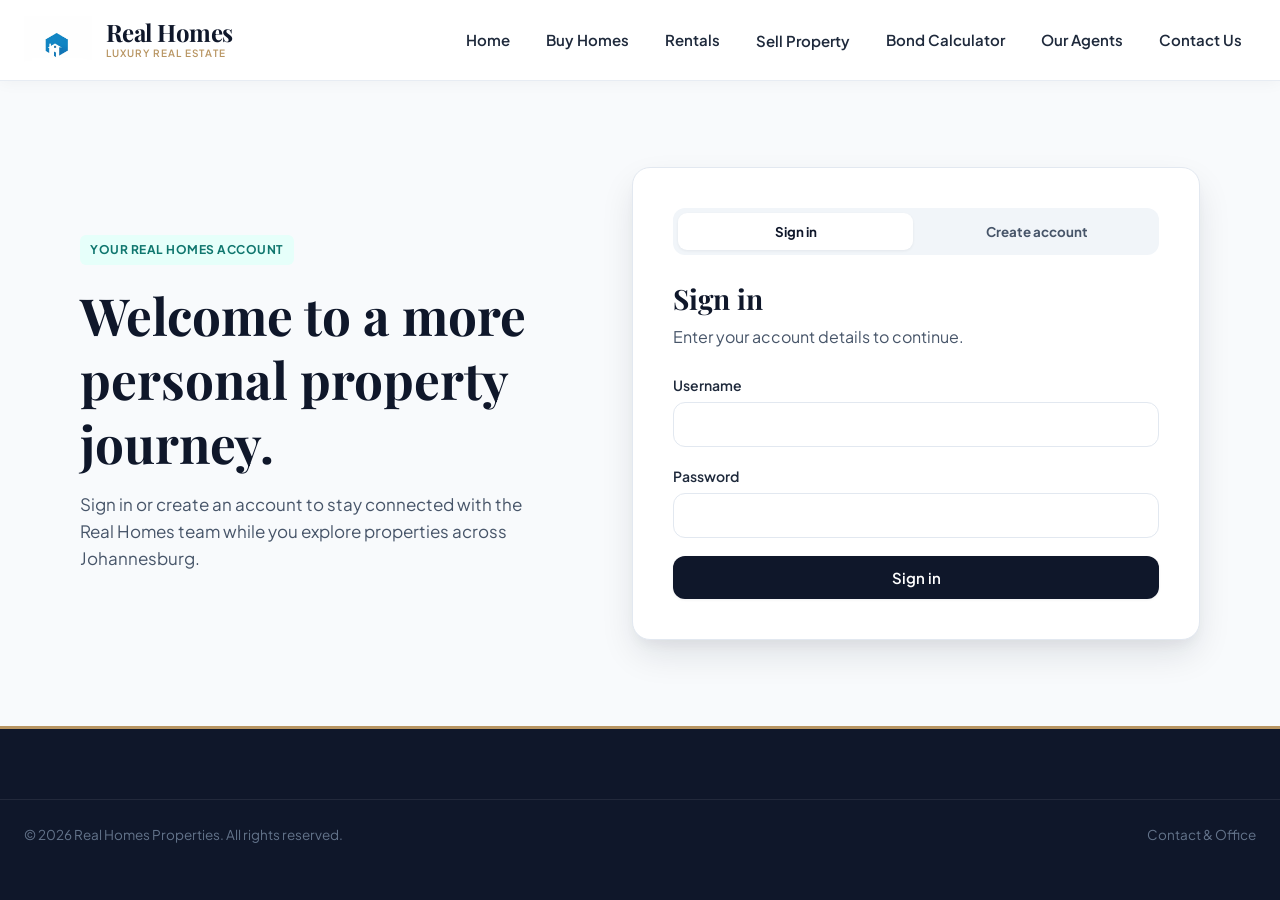
<file: HTML/index.html>
<!DOCTYPE html>
<html lang="en">
<head>
    <meta charset="UTF-8">
    <meta name="viewport" content="width=device-width, initial-scale=1.0">
    <meta name="description" content="Sign in or create a Real Homes client account.">
    <title>Client Login | Real Homes</title>
    <link rel="stylesheet" href="css/style.css">
</head>
<body>
    <header class="site-header">
        <div class="nav-container">
            <a href="HomePage.html" class="brand-logo-wrap">
                <img src="../IMAGES/logo.png" alt="Real Homes Logo" class="brand-logo-img">
                <div class="brand-title-box">
                    <span class="brand-name">Real Homes</span>
                    <span class="brand-tagline">Luxury Real Estate</span>
                </div>
            </a>
            <button class="mobile-toggle" type="button" aria-label="Toggle navigation">&#9776;</button>
            <ul class="nav-menu">
                <li><a href="HomePage.html" class="nav-link">Home</a></li>
                <li><a href="BuyPage.html" class="nav-link">Buy Homes</a></li>
                <li><a href="RentPage.html" class="nav-link">Rentals</a></li>
                <li><button type="button" class="nav-link" data-open-sell-modal>Sell Property</button></li>
                <li><a href="calculator.html" class="nav-link">Bond Calculator</a></li>
                <li><a href="agent.html" class="nav-link">Our Agents</a></li>
                <li><a href="contactUs.html" class="nav-link">Contact Us</a></li>
            </ul>
        </div>
    </header>

    <main class="auth-main">
        <section class="auth-intro">
            <span class="badge badge-teal">Your Real Homes account</span>
            <h1>Welcome to a more personal property journey.</h1>
            <p>Sign in or create an account to stay connected with the Real Homes team while you explore properties across Johannesburg.</p>
        </section>

        <section class="auth-card" aria-labelledby="authHeading">
            <div class="auth-mode-switch" aria-label="Choose an account action">
                <button class="auth-mode-button active" id="loginMode" type="button" aria-pressed="true">Sign in</button>
                <button class="auth-mode-button" id="registerMode" type="button" aria-pressed="false">Create account</button>
            </div>

            <h2 id="authHeading">Sign in</h2>
            <p class="auth-card-intro" id="authDescription">Enter your account details to continue.</p>

            <form class="auth-form" id="login" action="auth.php" method="post">
                <div class="form-group">
                    <label class="form-label" for="loginUsername">Username</label>
                    <input class="form-control" type="text" id="loginUsername" name="username" autocomplete="username" maxlength="50" required>
                </div>
                <div class="form-group">
                    <label class="form-label" for="loginPassword">Password</label>
                    <input class="form-control" type="password" id="loginPassword" name="password" autocomplete="current-password" required>
                </div>
                <button class="btn btn-primary" type="submit" style="width: 100%;">Sign in</button>
            </form>

            <form class="auth-form" id="register" action="auth.php" method="post" hidden>
                <div class="form-group">
                    <label class="form-label" for="registerUsername">Choose a username</label>
                    <input class="form-control" type="text" id="registerUsername" name="username" autocomplete="username" minlength="3" maxlength="50" pattern="(?:[A-Za-z0-9._]|-){3,50}" title="Use 3 to 50 letters, numbers, periods, underscores, or hyphens." required>
                </div>
                <div class="form-group">
                    <label class="form-label" for="registerPassword">Create a password</label>
                    <input class="form-control" type="password" id="registerPassword" name="password" autocomplete="new-password" minlength="8" required>
                </div>
                <button class="btn btn-primary" type="submit" style="width: 100%;">Create account</button>
            </form>

            <p class="auth-status" id="authStatus" role="status" aria-live="polite" hidden></p>
        </section>
    </main>

    <footer class="site-footer">
        <div class="footer-bottom-bar">
            <div>&copy; 2026 Real Homes Properties. All rights reserved.</div>
            <a href="contactUs.html">Contact &amp; Office</a>
        </div>
    </footer>

    <script src="js/main.js"></script>
    <script>
        const loginForm = document.getElementById('login');
        const registerForm = document.getElementById('register');
        const loginMode = document.getElementById('loginMode');
        const registerMode = document.getElementById('registerMode');
        const authHeading = document.getElementById('authHeading');
        const authDescription = document.getElementById('authDescription');
        const authStatus = document.getElementById('authStatus');

        function setAuthMode(mode) {
            const isLogin = mode === 'login';
            loginForm.hidden = !isLogin;
            registerForm.hidden = isLogin;
            loginMode.classList.toggle('active', isLogin);
            registerMode.classList.toggle('active', !isLogin);
            loginMode.setAttribute('aria-pressed', String(isLogin));
            registerMode.setAttribute('aria-pressed', String(!isLogin));
            authHeading.textContent = isLogin ? 'Sign in' : 'Create your account';
            authDescription.textContent = isLogin
                ? 'Enter your account details to continue.'
                : 'Choose a username and password to get started.';
            authStatus.hidden = true;
            authStatus.textContent = '';
        }

        loginMode.addEventListener('click', () => setAuthMode('login'));
        registerMode.addEventListener('click', () => setAuthMode('register'));

        async function submitAccountForm(event, action) {
            event.preventDefault();
            const form = event.currentTarget;
            const submitButton = form.querySelector('button[type="submit"]');
            authStatus.hidden = true;
            authStatus.textContent = '';
            submitButton.disabled = true;

            try {
                const response = await fetch(form.action, {
                    method: 'POST',
                    headers: {
                        Accept: 'application/json',
                        'Content-Type': 'application/x-www-form-urlencoded'
                    },
                    body: new URLSearchParams({
                        action: action,
                        username: form.elements.username.value.trim(),
                        password: form.elements.password.value
                    })
                });
                const result = await response.json();
                if (!response.ok || !result.success) {
                    throw new Error(result.message || 'The account request could not be completed.');
                }

                if (action === 'login') {
                    window.location.href = 'HomePage.html';
                    return;
                }

                form.reset();
                setAuthMode('login');
                authStatus.dataset.state = 'success';
                authStatus.textContent = result.message;
                authStatus.hidden = false;
            } catch (error) {
                const message = error instanceof Error ? error.message : 'Please try again.';
                console.error('Account request failed:', error);
                authStatus.dataset.state = 'error';
                authStatus.textContent = message;
                authStatus.hidden = false;
            } finally {
                submitButton.disabled = false;
            }
        }

        loginForm.addEventListener('submit', event => submitAccountForm(event, 'login'));
        registerForm.addEventListener('submit', event => submitAccountForm(event, 'register'));
    </script>
</body>
</html>
</file>
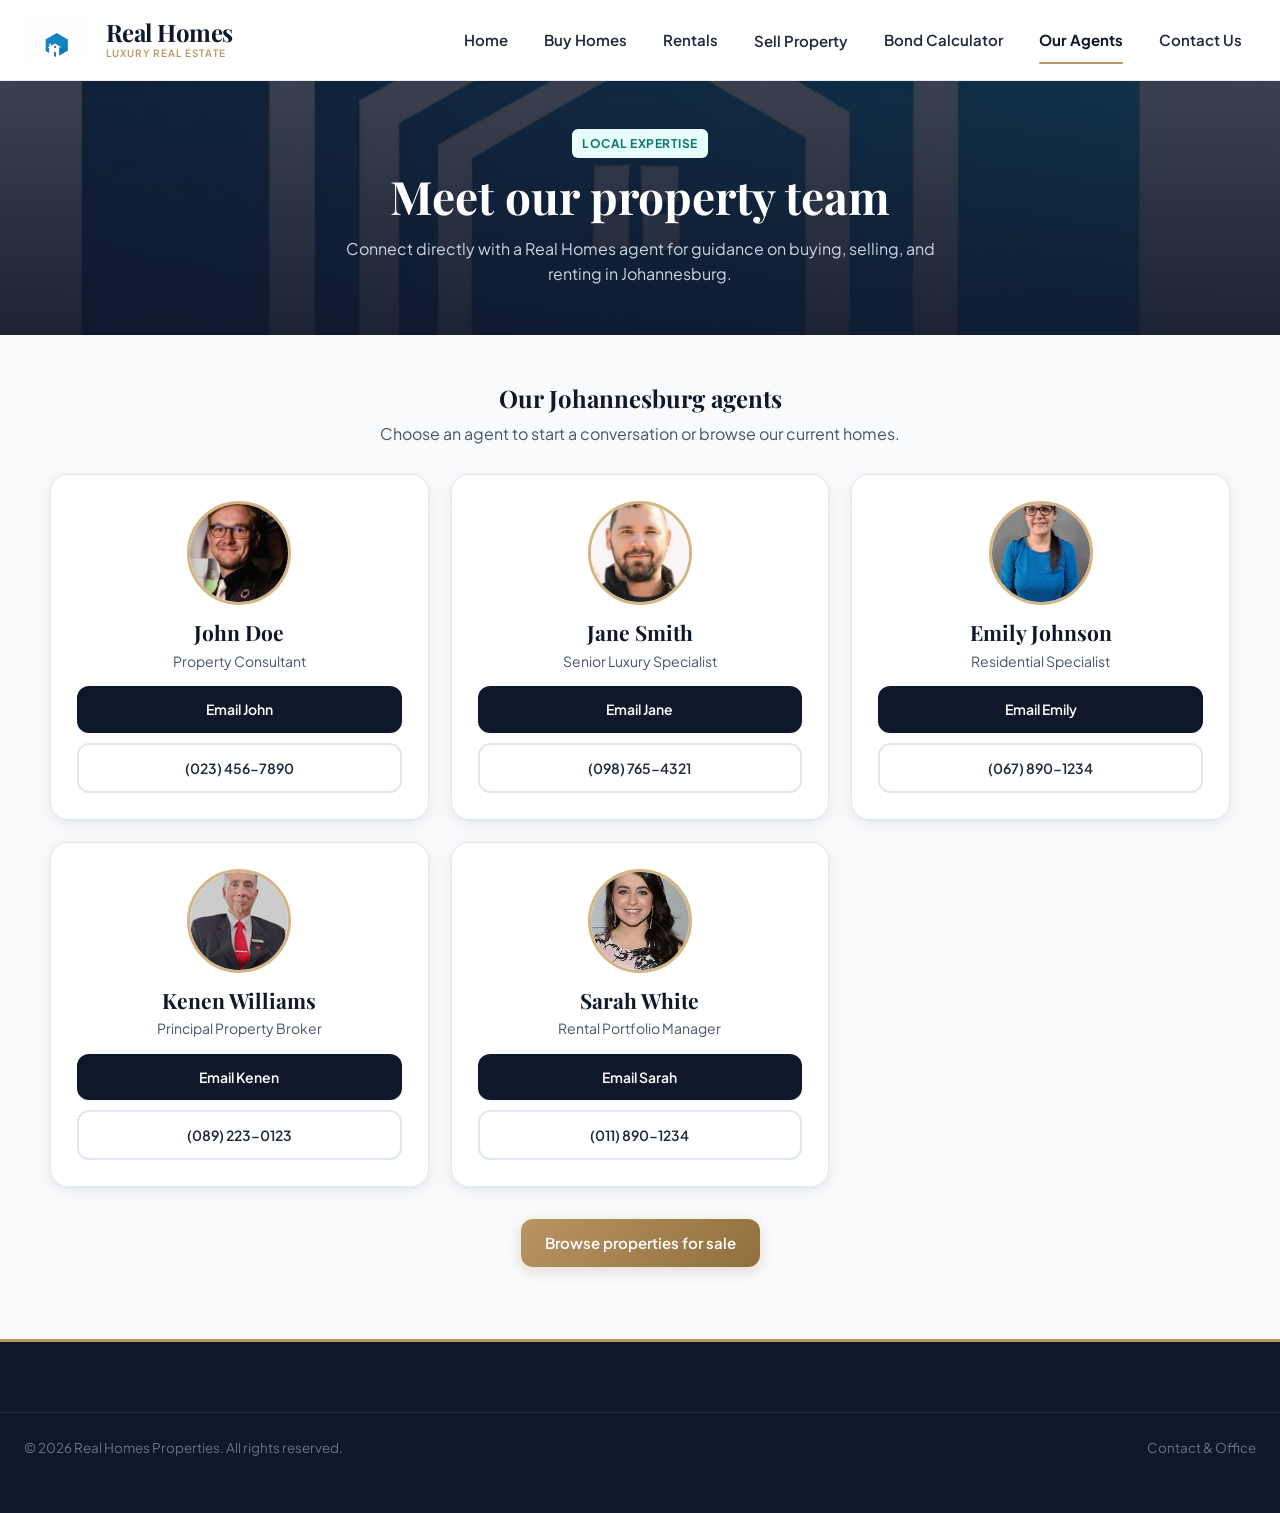
<file: HTML/agent.html>
<!DOCTYPE html>
<html lang="en">
<head>
    <meta charset="UTF-8">
    <meta name="viewport" content="width=device-width, initial-scale=1.0">
    <meta name="description" content="Meet the Real Homes property team serving Johannesburg.">
    <title>Our Agents | Real Homes</title>
    <link rel="stylesheet" href="css/style.css">
    <style>
        .page-banner {
            padding: 48px 24px;
            text-align: center;
            color: #ffffff;
            background: linear-gradient(180deg, rgba(15, 23, 42, 0.82), rgba(15, 23, 42, 0.95)), url('../IMAGES/Headline.jpeg') center/cover no-repeat;
        }

        .page-banner h1 {
            color: #ffffff;
            font-size: clamp(32px, 4vw, 46px);
            margin-bottom: 10px;
        }

        .page-banner p {
            color: #cbd5e1;
            max-width: 620px;
            margin: 0 auto;
        }

        .agent-directory {
            max-width: 1180px;
            width: calc(100% - 48px);
            margin: 48px auto 72px;
        }

        .agent-directory-intro {
            text-align: center;
            margin-bottom: 28px;
        }

        .agent-directory-intro p {
            color: var(--text-secondary);
            margin-top: 8px;
        }

        .agent-directory-grid {
            display: grid;
            grid-template-columns: repeat(auto-fit, minmax(min(100%, 300px), 1fr));
            gap: 22px;
        }

        .agent-directory-card {
            background: var(--bg-card);
            border: 1px solid var(--border-light);
            border-radius: var(--radius-lg);
            padding: 26px;
            box-shadow: var(--shadow-md);
            text-align: center;
        }

        .agent-directory-card img {
            width: 104px;
            height: 104px;
            object-fit: cover;
            border-radius: 50%;
            border: 3px solid var(--gold-light);
            margin: 0 auto 14px;
        }

        .agent-directory-card h2 {
            font-size: 21px;
            margin-bottom: 4px;
        }

        .agent-directory-card p {
            color: var(--text-secondary);
            font-size: 14px;
            margin-bottom: 14px;
        }

        .agent-directory-actions {
            display: grid;
            gap: 10px;
        }

        .agent-directory-actions .btn {
            width: 100%;
            font-size: 14px;
        }

        .agent-directory-cta {
            text-align: center;
            margin-top: 32px;
        }
    </style>
</head>
<body>
    <header class="site-header">
        <div class="nav-container">
            <a href="HomePage.html" class="brand-logo-wrap">
                <img src="../IMAGES/logo.png" alt="Real Homes Logo" class="brand-logo-img">
                <div class="brand-title-box">
                    <span class="brand-name">Real Homes</span>
                    <span class="brand-tagline">Luxury Real Estate</span>
                </div>
            </a>
            <button class="mobile-toggle" aria-label="Toggle navigation">&#9776;</button>
            <ul class="nav-menu">
                <li><a href="HomePage.html" class="nav-link">Home</a></li>
                <li><a href="BuyPage.html" class="nav-link">Buy Homes</a></li>
                <li><a href="RentPage.html" class="nav-link">Rentals</a></li>
                <li><button type="button" class="nav-link" data-open-sell-modal>Sell Property</button></li>
                <li><a href="calculator.html" class="nav-link">Bond Calculator</a></li>
                <li><a href="agent.html" class="nav-link active">Our Agents</a></li>
                <li><a href="contactUs.html" class="nav-link">Contact Us</a></li>
            </ul>
        </div>
    </header>

    <section class="page-banner">
        <span class="badge badge-teal" style="margin-bottom: 10px;">Local expertise</span>
        <h1>Meet our property team</h1>
        <p>Connect directly with a Real Homes agent for guidance on buying, selling, and renting in Johannesburg.</p>
    </section>

    <main class="agent-directory">
        <div class="agent-directory-intro">
            <h2>Our Johannesburg agents</h2>
            <p>Choose an agent to start a conversation or browse our current homes.</p>
        </div>
        <div class="agent-directory-grid">
            <article class="agent-directory-card">
                <img src="../IMAGES/agents Portals/agent 1.jpeg" alt="John Doe">
                <h2>John Doe</h2>
                <p>Property Consultant</p>
                <div class="agent-directory-actions">
                    <a class="btn btn-primary" href="mailto:johndoe@gmail.com">Email John</a>
                    <a class="btn btn-outline" href="tel:+27234567890">(023) 456-7890</a>
                </div>
            </article>
            <article class="agent-directory-card">
                <img src="../IMAGES/agents Portals/agent 3.jpeg" alt="Jane Smith">
                <h2>Jane Smith</h2>
                <p>Senior Luxury Specialist</p>
                <div class="agent-directory-actions">
                    <a class="btn btn-primary" href="mailto:janesmith@gmail.com">Email Jane</a>
                    <a class="btn btn-outline" href="tel:+27987654321">(098) 765-4321</a>
                </div>
            </article>
            <article class="agent-directory-card">
                <img src="../IMAGES/agents Portals/agent 2.jpeg" alt="Emily Johnson">
                <h2>Emily Johnson</h2>
                <p>Residential Specialist</p>
                <div class="agent-directory-actions">
                    <a class="btn btn-primary" href="mailto:emilyjohnson@gmail.com">Email Emily</a>
                    <a class="btn btn-outline" href="tel:+27678901234">(067) 890-1234</a>
                </div>
            </article>
            <article class="agent-directory-card">
                <img src="../IMAGES/agents Portals/agent 4.jpg" alt="Kenen Williams">
                <h2>Kenen Williams</h2>
                <p>Principal Property Broker</p>
                <div class="agent-directory-actions">
                    <a class="btn btn-primary" href="mailto:kenanwill@gmail.com">Email Kenen</a>
                    <a class="btn btn-outline" href="tel:+27892230123">(089) 223-0123</a>
                </div>
            </article>
            <article class="agent-directory-card">
                <img src="../IMAGES/agents Portals/agent 5.jpeg" alt="Sarah White">
                <h2>Sarah White</h2>
                <p>Rental Portfolio Manager</p>
                <div class="agent-directory-actions">
                    <a class="btn btn-primary" href="mailto:sarahwhite@gmail.com">Email Sarah</a>
                    <a class="btn btn-outline" href="tel:+27118901234">(011) 890-1234</a>
                </div>
            </article>
        </div>
        <div class="agent-directory-cta">
            <a class="btn btn-gold" href="BuyPage.html">Browse properties for sale</a>
        </div>
    </main>

    <footer class="site-footer">
        <div class="footer-bottom-bar">
            <div>&copy; 2026 Real Homes Properties. All rights reserved.</div>
            <a href="contactUs.html">Contact &amp; Office</a>
        </div>
    </footer>
    <script src="js/main.js"></script>
</body>
</html>
</file>
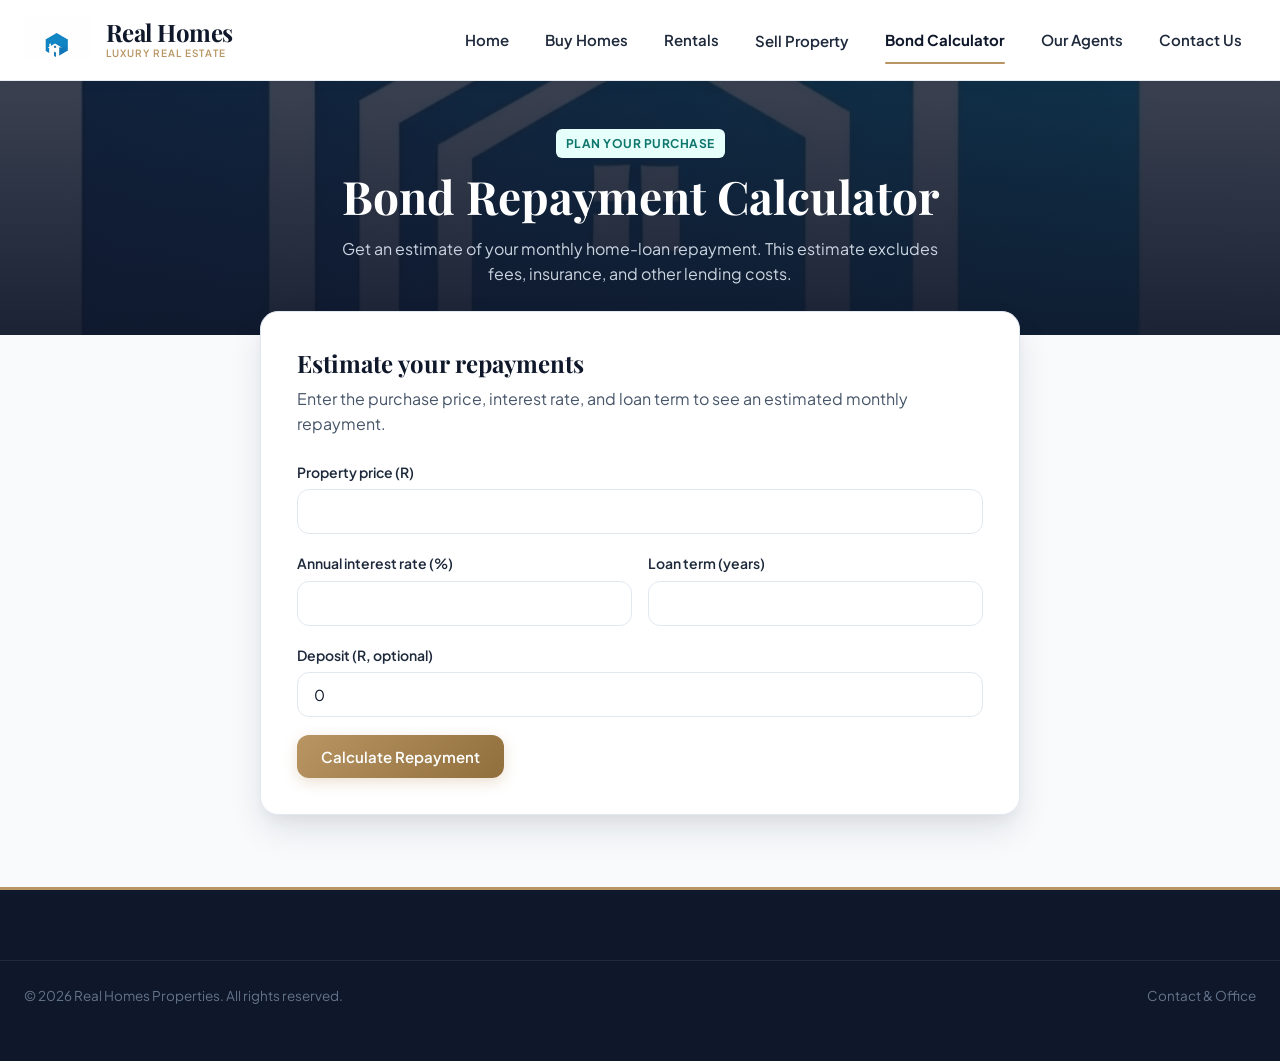
<file: HTML/calculator.html>
<!DOCTYPE html>
<html lang="en">
<head>
    <meta charset="UTF-8">
    <meta name="viewport" content="width=device-width, initial-scale=1.0">
    <meta name="description" content="Estimate monthly home-loan repayments with the Real Homes bond calculator.">
    <title>Bond Calculator | Real Homes</title>
    <link rel="stylesheet" href="css/style.css">
    <style>
        .page-banner {
            padding: 48px 24px;
            text-align: center;
            color: #ffffff;
            background: linear-gradient(180deg, rgba(15, 23, 42, 0.82), rgba(15, 23, 42, 0.95)), url('../IMAGES/Headline.jpeg') center/cover no-repeat;
        }

        .page-banner h1 {
            color: #ffffff;
            font-size: clamp(32px, 4vw, 46px);
            margin-bottom: 10px;
        }

        .page-banner p {
            color: #cbd5e1;
            max-width: 620px;
            margin: 0 auto;
        }

        .calculator-card {
            width: min(100% - 32px, 760px);
            margin: -24px auto 72px;
            padding: clamp(22px, 5vw, 36px);
            position: relative;
            background: var(--bg-card);
            border: 1px solid var(--border-light);
            border-radius: var(--radius-lg);
            box-shadow: var(--shadow-lg);
        }

        .calculator-card h2 {
            margin-bottom: 8px;
        }

        .calculator-card > p {
            color: var(--text-secondary);
            margin-bottom: 24px;
        }

        .calculator-result {
            margin-top: 20px;
            padding: 16px;
            border-radius: var(--radius-md);
            background: var(--teal-light);
            color: var(--teal-dark);
            font-weight: 700;
        }

        .calculator-result:empty {
            display: none;
        }

        .calculator-result.error {
            background: #fef2f2;
            color: #b91c1c;
        }
    </style>
</head>
<body>
    <header class="site-header">
        <div class="nav-container">
            <a href="HomePage.html" class="brand-logo-wrap">
                <img src="../IMAGES/logo.png" alt="Real Homes Logo" class="brand-logo-img">
                <div class="brand-title-box">
                    <span class="brand-name">Real Homes</span>
                    <span class="brand-tagline">Luxury Real Estate</span>
                </div>
            </a>
            <button class="mobile-toggle" aria-label="Toggle navigation">&#9776;</button>
            <ul class="nav-menu">
                <li><a href="HomePage.html" class="nav-link">Home</a></li>
                <li><a href="BuyPage.html" class="nav-link">Buy Homes</a></li>
                <li><a href="RentPage.html" class="nav-link">Rentals</a></li>
                <li><button type="button" class="nav-link" data-open-sell-modal>Sell Property</button></li>
                <li><a href="calculator.html" class="nav-link active">Bond Calculator</a></li>
                <li><a href="agent.html" class="nav-link">Our Agents</a></li>
                <li><a href="contactUs.html" class="nav-link">Contact Us</a></li>
            </ul>
        </div>
    </header>

    <section class="page-banner">
        <span class="badge badge-teal" style="margin-bottom: 10px;">Plan your purchase</span>
        <h1>Bond Repayment Calculator</h1>
        <p>Get an estimate of your monthly home-loan repayment. This estimate excludes fees, insurance, and other lending costs.</p>
    </section>

    <main>
        <section class="calculator-card">
            <h2>Estimate your repayments</h2>
            <p>Enter the purchase price, interest rate, and loan term to see an estimated monthly repayment.</p>
            <form id="mortgageForm">
                <div class="form-group">
                    <label class="form-label" for="amount">Property price (R)</label>
                    <input class="form-control" type="number" id="amount" min="1" step="any" inputmode="decimal" required>
                </div>
                <div class="form-row">
                    <div class="form-group">
                        <label class="form-label" for="interest">Annual interest rate (%)</label>
                        <input class="form-control" type="number" id="interest" min="0" max="100" step="0.01" inputmode="decimal" required>
                    </div>
                    <div class="form-group">
                        <label class="form-label" for="years">Loan term (years)</label>
                        <input class="form-control" type="number" id="years" min="1" max="40" step="1" inputmode="numeric" required>
                    </div>
                </div>
                <div class="form-group">
                    <label class="form-label" for="downpayment">Deposit (R, optional)</label>
                    <input class="form-control" type="number" id="downpayment" min="0" step="1000" inputmode="decimal" value="0">
                </div>
                <button class="btn btn-gold" type="submit">Calculate Repayment</button>
            </form>
            <p id="result" class="calculator-result" role="status" aria-live="polite"></p>
        </section>
    </main>

    <footer class="site-footer">
        <div class="footer-bottom-bar">
            <div>&copy; 2026 Real Homes Properties. All rights reserved.</div>
            <a href="contactUs.html">Contact &amp; Office</a>
        </div>
    </footer>
    <script src="js/main.js"></script>
    <script>
        document.getElementById('mortgageForm').addEventListener('submit', function (event) {
            event.preventDefault();

            const price = Number(document.getElementById('amount').value);
            const annualRate = Number(document.getElementById('interest').value);
            const years = Number(document.getElementById('years').value);
            const deposit = Number(document.getElementById('downpayment').value || 0);
            const result = document.getElementById('result');
            result.classList.remove('error');

            if (!Number.isFinite(price) || price <= 0 ||
                !Number.isFinite(annualRate) || annualRate < 0 ||
                !Number.isInteger(years) || years < 1 || years > 40 ||
                !Number.isFinite(deposit) || deposit < 0 || deposit >= price) {
                result.textContent = 'Enter a valid property price, interest rate, loan term, and deposit below the property price.';
                result.classList.add('error');
                return;
            }

            const principal = price - deposit;
            const monthlyRate = annualRate / 100 / 12;
            const numberOfPayments = years * 12;
            const monthlyPayment = monthlyRate === 0
                ? principal / numberOfPayments
                : principal * monthlyRate / (1 - Math.pow(1 + monthlyRate, -numberOfPayments));

            if (!Number.isFinite(monthlyPayment)) {
                result.textContent = 'The repayment could not be calculated. Check the values and try again.';
                result.classList.add('error');
                return;
            }

            const formattedPayment = new Intl.NumberFormat('en-ZA', {
                style: 'currency',
                currency: 'ZAR',
                maximumFractionDigits: 2
            }).format(monthlyPayment);
            result.textContent = `Estimated monthly repayment: ${formattedPayment}`;
        });
    </script>
</body>
</html>
</file>
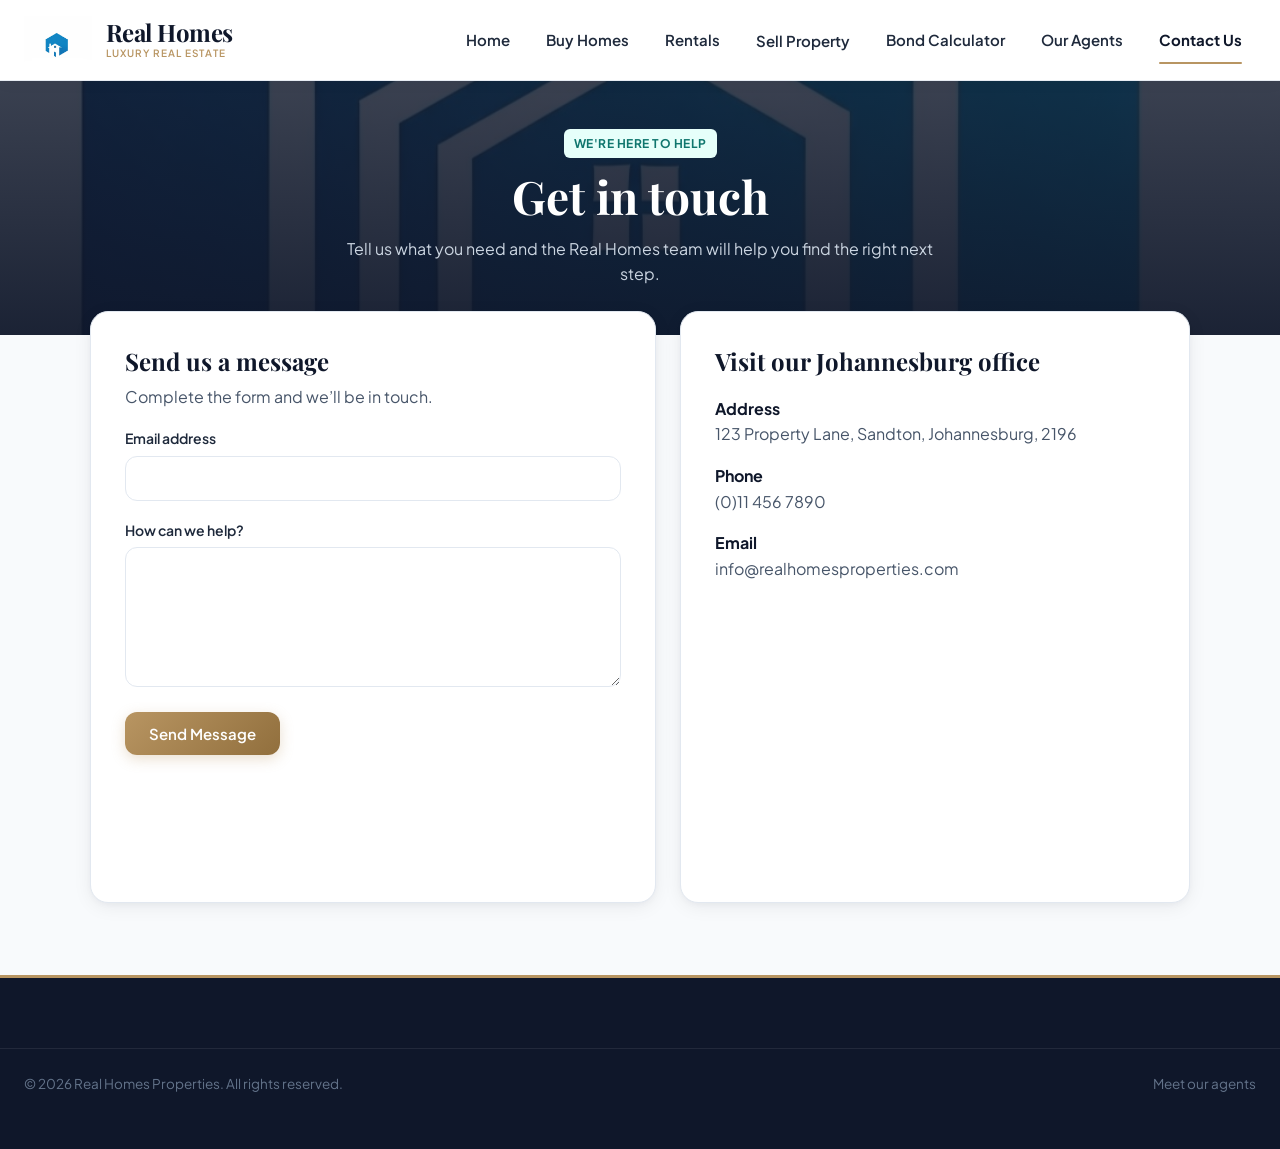
<file: HTML/contactUs.html>
<!DOCTYPE html>
<html lang="en">
<head>
    <meta charset="UTF-8">
    <meta name="viewport" content="width=device-width, initial-scale=1.0">
    <meta name="description" content="Contact the Real Homes property team in Johannesburg.">
    <title>Contact Us | Real Homes</title>
    <link rel="stylesheet" href="css/style.css">
    <style>
        .page-banner {
            padding: 48px 24px;
            text-align: center;
            color: #ffffff;
            background: linear-gradient(180deg, rgba(15, 23, 42, 0.82), rgba(15, 23, 42, 0.95)), url('../IMAGES/Headline.jpeg') center/cover no-repeat;
        }

        .page-banner h1 {
            color: #ffffff;
            font-size: clamp(32px, 4vw, 46px);
            margin-bottom: 10px;
        }

        .page-banner p {
            color: #cbd5e1;
            max-width: 620px;
            margin: 0 auto;
        }

        .contact-layout {
            width: min(100% - 32px, 1100px);
            margin: -24px auto 72px;
            position: relative;
            display: grid;
            grid-template-columns: minmax(0, 1fr) minmax(0, 0.9fr);
            gap: 24px;
        }

        .contact-card {
            background: var(--bg-card);
            border: 1px solid var(--border-light);
            border-radius: var(--radius-lg);
            box-shadow: var(--shadow-md);
            padding: clamp(22px, 4vw, 34px);
        }

        .contact-card h2 {
            margin-bottom: 8px;
        }

        .contact-card > p {
            color: var(--text-secondary);
            margin-bottom: 22px;
        }

        .contact-details {
            display: grid;
            gap: 16px;
            margin: 20px 0;
            color: var(--text-secondary);
        }

        .contact-details strong {
            color: var(--primary-navy);
        }

        .contact-map {
            width: 100%;
            min-height: 260px;
            border: 0;
            border-radius: var(--radius-md);
        }

        @media (max-width: 760px) {
            .contact-layout {
                grid-template-columns: 1fr;
            }
        }
    </style>
</head>
<body>
    <header class="site-header">
        <div class="nav-container">
            <a href="HomePage.html" class="brand-logo-wrap">
                <img src="../IMAGES/logo.png" alt="Real Homes Logo" class="brand-logo-img">
                <div class="brand-title-box">
                    <span class="brand-name">Real Homes</span>
                    <span class="brand-tagline">Luxury Real Estate</span>
                </div>
            </a>
            <button class="mobile-toggle" aria-label="Toggle navigation">&#9776;</button>
            <ul class="nav-menu">
                <li><a href="HomePage.html" class="nav-link">Home</a></li>
                <li><a href="BuyPage.html" class="nav-link">Buy Homes</a></li>
                <li><a href="RentPage.html" class="nav-link">Rentals</a></li>
                <li><button type="button" class="nav-link" data-open-sell-modal>Sell Property</button></li>
                <li><a href="calculator.html" class="nav-link">Bond Calculator</a></li>
                <li><a href="agent.html" class="nav-link">Our Agents</a></li>
                <li><a href="contactUs.html" class="nav-link active">Contact Us</a></li>
            </ul>
        </div>
    </header>

    <section class="page-banner">
        <span class="badge badge-teal" style="margin-bottom: 10px;">We're here to help</span>
        <h1>Get in touch</h1>
        <p>Tell us what you need and the Real Homes team will help you find the right next step.</p>
    </section>

    <main class="contact-layout">
        <section class="contact-card">
            <h2>Send us a message</h2>
            <p style="color: var(--text-secondary); margin: 8px 0 18px;">Complete the form and we’ll be in touch.</p>
            <form action="../PHP/contactUs.php" method="POST">
                <div class="form-group">
                    <label class="form-label" for="email">Email address</label>
                    <input class="form-control" type="email" id="email" name="email" autocomplete="email" required>
                </div>
                <div class="form-group">
                    <label class="form-label" for="message">How can we help?</label>
                    <textarea class="form-control" id="message" name="message" rows="6" required></textarea>
                </div>
                <button class="btn btn-gold" type="submit">Send Message</button>
            </form>
        </section>

        <section class="contact-card">
            <h2>Visit our Johannesburg office</h2>
            <div class="contact-details">
                <div><strong>Address</strong><br>123 Property Lane, Sandton, Johannesburg, 2196</div>
                <div><strong>Phone</strong><br><a href="tel:+27114567890"> (0)11 456 7890</a></div>
                <div><strong>Email</strong><br><a href="mailto:info@realhomesproperties.com">info@realhomesproperties.com</a></div>
            </div>
            <iframe
                class="contact-map"
                title="Map to Real Homes Johannesburg office"
                src="https://www.google.com/maps/embed?pb=!1m18!1m12!1m3!1d51079.96634613241!2d28.081497700774403!3d-26.083973758386197!2m3!1f0!2f0!3f0!3m2!1i1024!2i768!4f13.1!3m3!1m2!1s0x6dc6eca93fed55e5%3A0x76fefb9501bdbc14!2sRush%20Home%20Real%20Estate!5e0!3m2!1sen!2sza!4v1729608302889!5m2!1sen!2sza"
                loading="lazy"
                referrerpolicy="no-referrer-when-downgrade"
                allowfullscreen>
            </iframe>
        </section>
    </main>

    <footer class="site-footer">
        <div class="footer-bottom-bar">
            <div>&copy; 2026 Real Homes Properties. All rights reserved.</div>
            <a href="agent.html">Meet our agents</a>
        </div>
    </footer>
    <script src="js/main.js"></script>
</body>
</html>
</file>
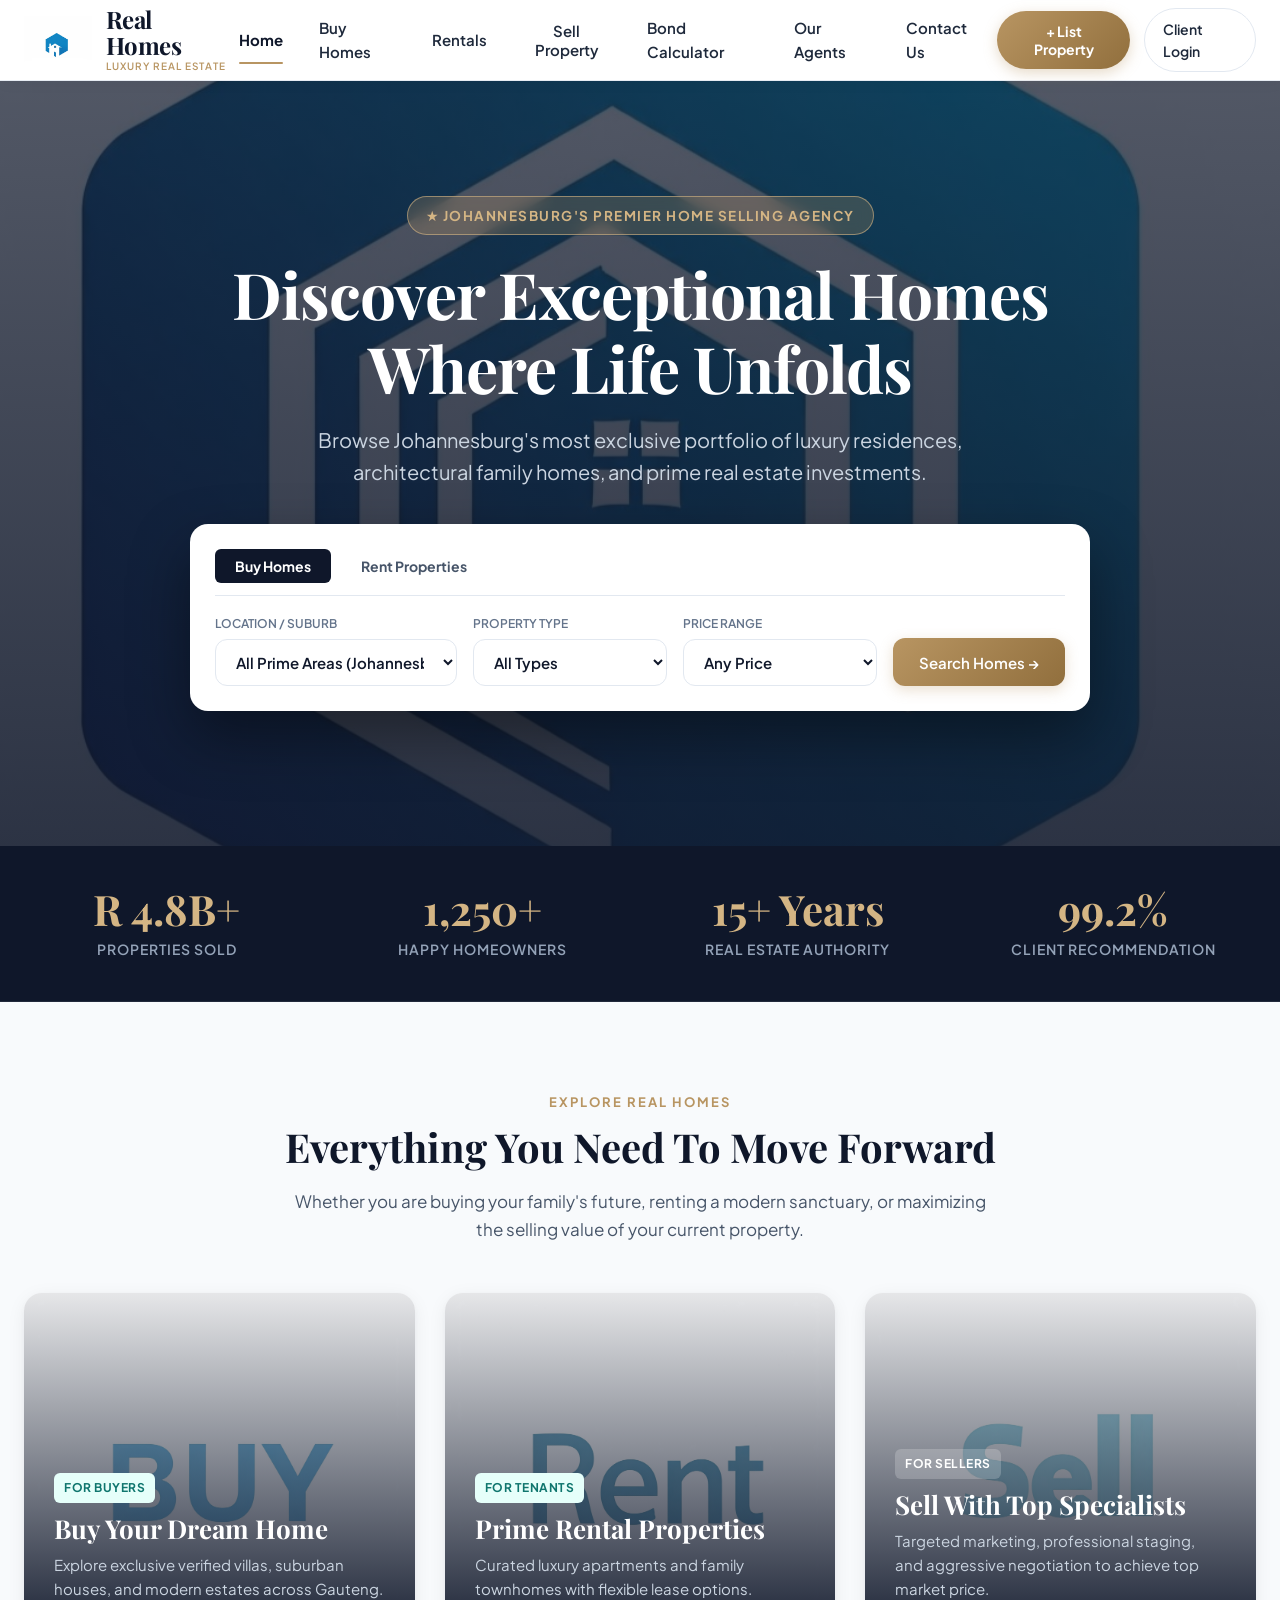
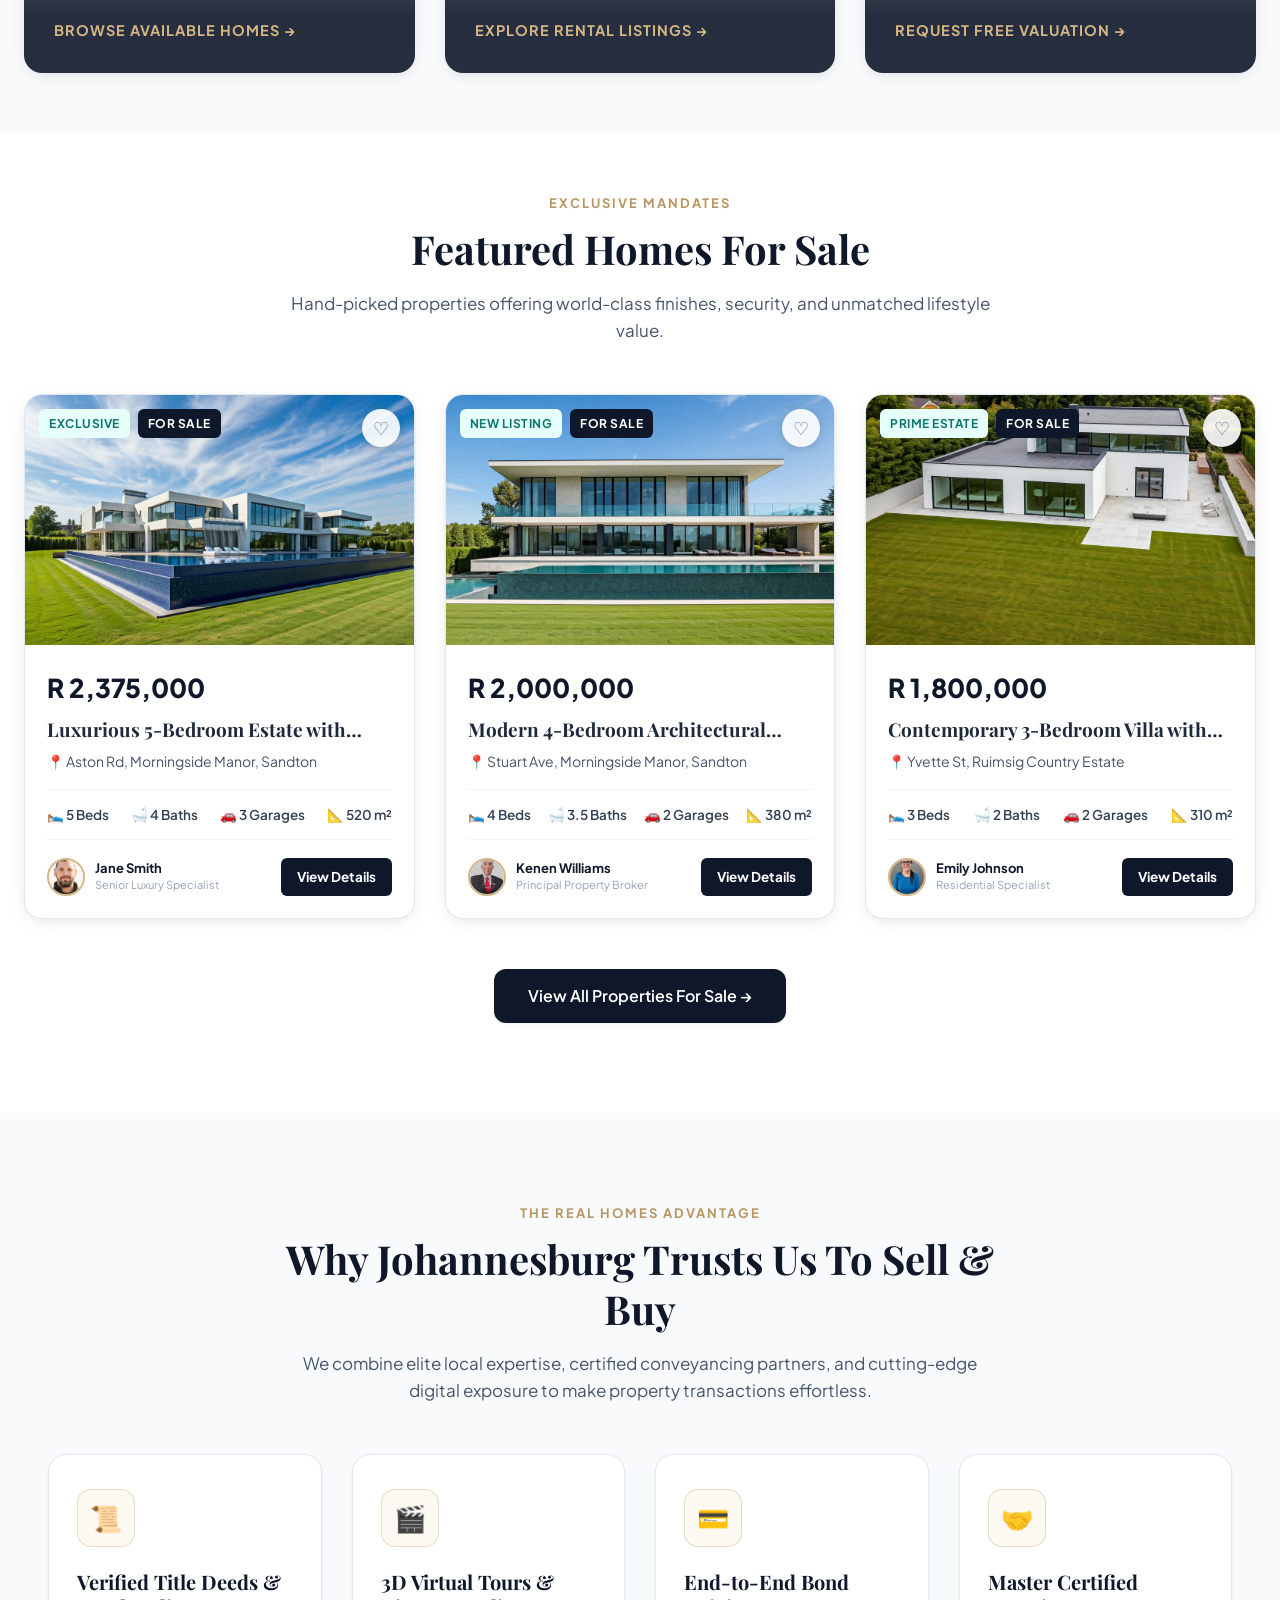
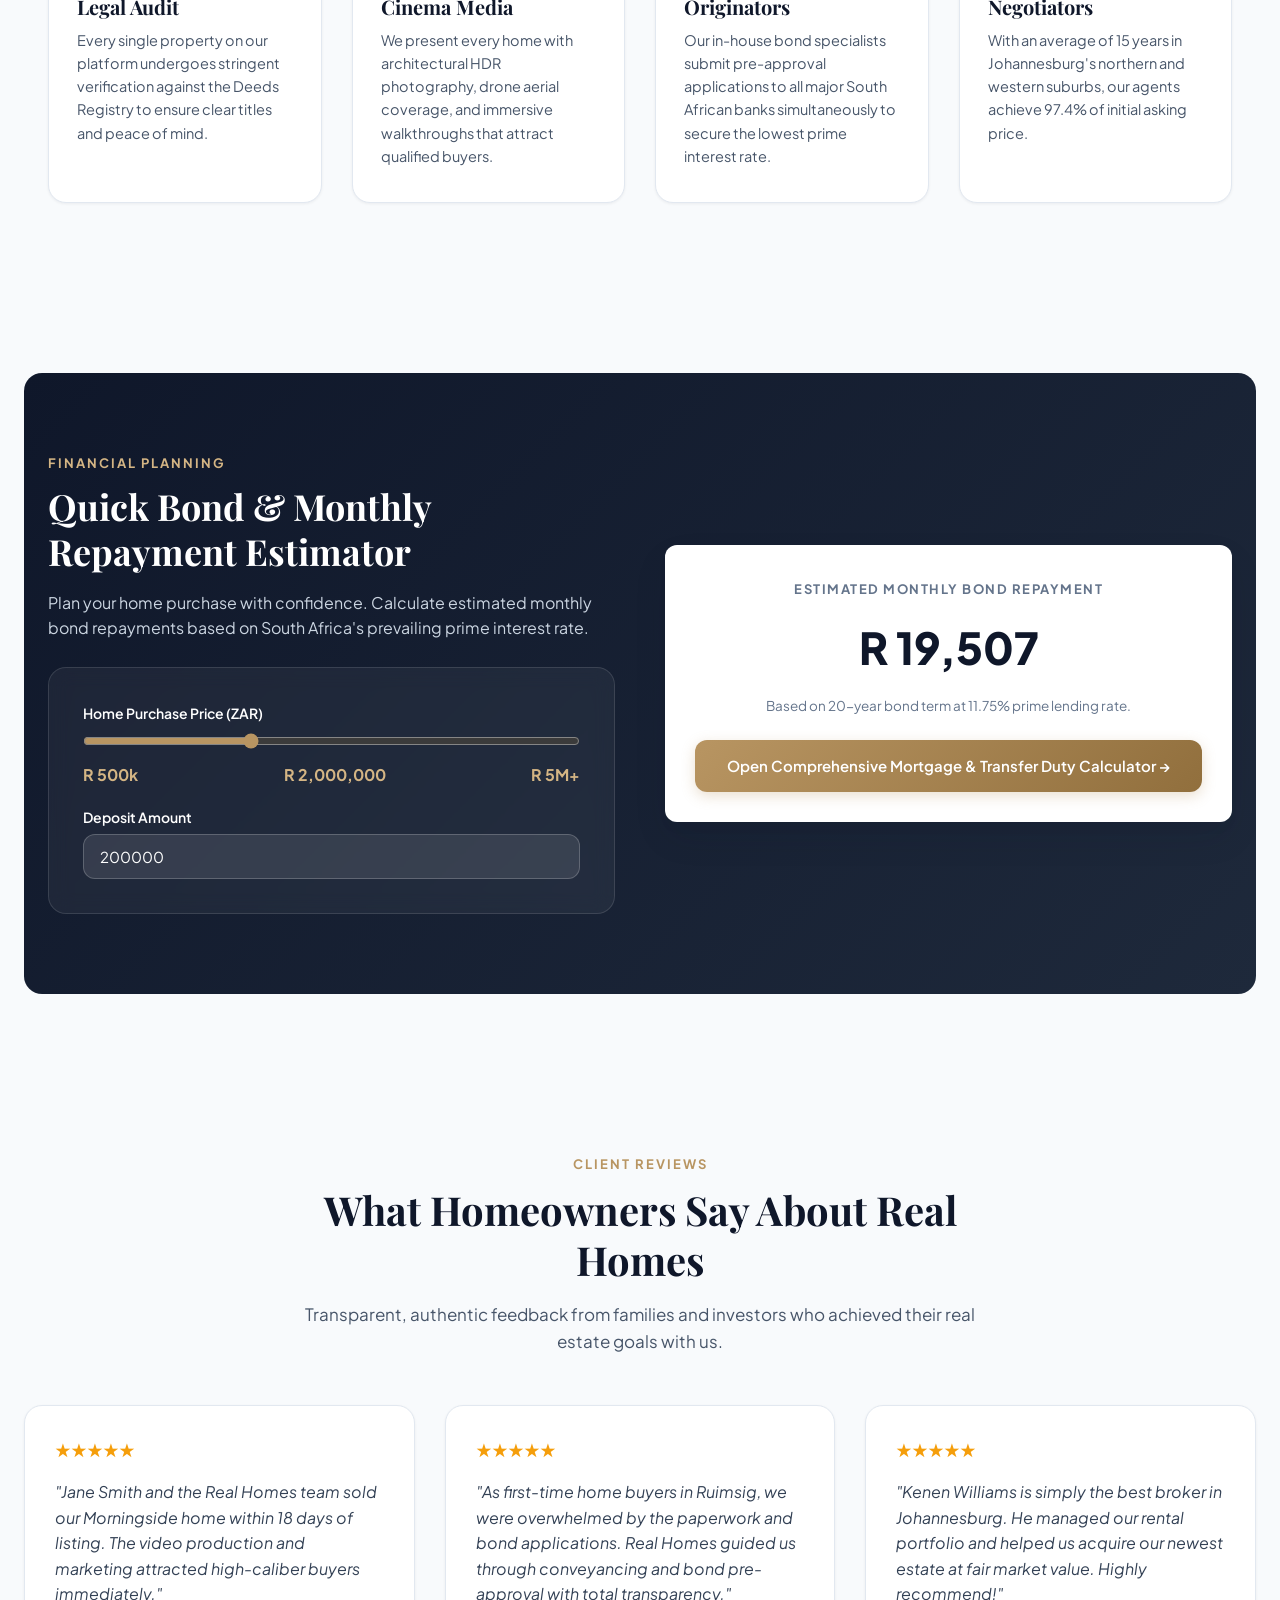
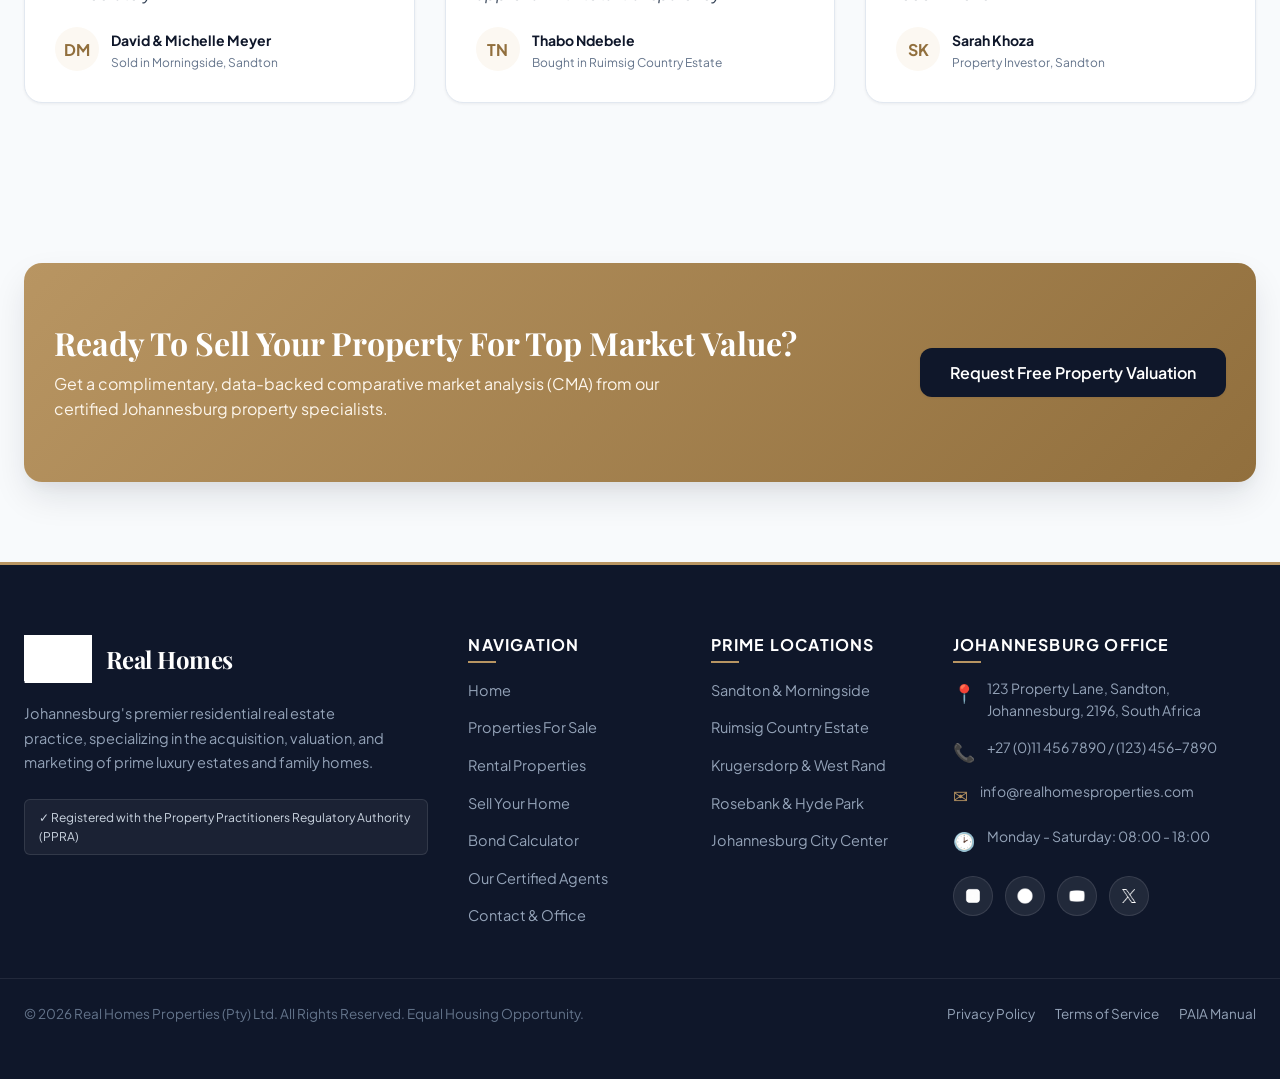
<file: HTML/HomePage.html>
<!DOCTYPE html>
<html lang="en">
<head>
    <meta charset="utf-8">
    <meta name="viewport" content="width=device-width, initial-scale=1.0">
    <title>Real Homes | Luxury Real Estate & Prime Properties in Johannesburg</title>
    <meta name="description" content="Discover Johannesburg's premier collection of luxury estates, modern family homes, and executive rentals with Real Homes Properties.">
    <link rel="stylesheet" href="css/style.css">
    <style>
        /* Homepage Specific Enhancements */
        .hero-banner {
            position: relative;
            min-height: 85vh;
            display: flex;
            align-items: center;
            justify-content: center;
            background: linear-gradient(180deg, rgba(15, 23, 42, 0.72) 0%, rgba(15, 23, 42, 0.88) 100%), 
                        url('../IMAGES/Headline.jpeg') center/cover no-repeat;
            padding: 80px 24px 100px;
            color: #ffffff;
            text-align: center;
        }

        .hero-content {
            max-width: 960px;
            margin: 0 auto;
            position: relative;
            z-index: 2;
        }

        .hero-badge {
            display: inline-flex;
            align-items: center;
            gap: 8px;
            background: rgba(184, 149, 98, 0.25);
            border: 1px solid rgba(212, 181, 132, 0.6);
            padding: 8px 18px;
            border-radius: var(--radius-full);
            color: var(--gold-light);
            font-size: 13.5px;
            font-weight: 700;
            letter-spacing: 1.5px;
            text-transform: uppercase;
            margin-bottom: 22px;
            backdrop-filter: blur(8px);
        }

        .hero-title {
            font-size: clamp(38px, 5.5vw, 64px);
            font-weight: 700;
            color: #ffffff;
            line-height: 1.15;
            margin-bottom: 20px;
            letter-spacing: -1px;
        }

        .hero-subtitle {
            font-size: clamp(16px, 2vw, 20px);
            color: #cbd5e1;
            max-width: 750px;
            margin: 0 auto 36px;
            line-height: 1.6;
            font-weight: 400;
        }

        /* Search Filter Box */
        .hero-search-card {
            background: #ffffff;
            border-radius: var(--radius-lg);
            padding: 24px;
            box-shadow: 0 25px 60px rgba(0, 0, 0, 0.4);
            max-width: 900px;
            margin: 0 auto;
            text-align: left;
            border: 1px solid rgba(255, 255, 255, 0.2);
        }

        .search-type-tabs {
            display: flex;
            gap: 10px;
            margin-bottom: 18px;
            border-bottom: 1px solid var(--border-light);
            padding-bottom: 12px;
        }

        .search-tab {
            padding: 8px 20px;
            border-radius: var(--radius-sm);
            font-size: 14px;
            font-weight: 700;
            cursor: pointer;
            border: none;
            background: transparent;
            color: var(--text-secondary);
            transition: var(--transition);
        }

        .search-tab.active {
            background: var(--primary-navy);
            color: #ffffff;
        }

        .search-inputs-grid {
            display: grid;
            grid-template-columns: 1.5fr 1.2fr 1.2fr auto;
            gap: 16px;
            align-items: flex-end;
        }

        @media (max-width: 820px) {
            .search-inputs-grid {
                grid-template-columns: 1fr;
            }
        }

        /* Stats Bar */
        .stats-strip {
            background: var(--primary-navy);
            color: #ffffff;
            padding: 40px 24px;
            border-bottom: 1px solid rgba(255, 255, 255, 0.08);
        }

        .stats-grid {
            max-width: 1380px;
            margin: 0 auto;
            display: grid;
            grid-template-columns: repeat(auto-fit, minmax(200px, 1fr));
            gap: 30px;
            text-align: center;
        }

        .stat-number {
            font-family: var(--font-heading);
            font-size: 42px;
            font-weight: 700;
            color: var(--gold-light);
            line-height: 1.1;
            margin-bottom: 6px;
        }

        .stat-label {
            font-size: 14px;
            color: #94a3b8;
            font-weight: 600;
            text-transform: uppercase;
            letter-spacing: 1px;
        }

        /* Pillars & Categories */
        .section-header {
            text-align: center;
            max-width: 720px;
            margin: 0 auto 50px;
        }

        .section-tag {
            color: var(--gold-primary);
            font-weight: 700;
            text-transform: uppercase;
            font-size: 13px;
            letter-spacing: 2px;
            display: block;
            margin-bottom: 10px;
        }

        .section-title {
            font-size: clamp(28px, 3.5vw, 40px);
            margin-bottom: 16px;
        }

        .section-desc {
            color: var(--text-secondary);
            font-size: 17px;
        }

        .pillars-grid {
            display: grid;
            grid-template-columns: repeat(auto-fit, minmax(320px, 1fr));
            gap: 30px;
            max-width: 1380px;
            margin: 0 auto;
            padding: 0 24px;
        }

        .pillar-card {
            position: relative;
            height: 380px;
            border-radius: var(--radius-lg);
            overflow: hidden;
            box-shadow: var(--shadow-md);
            text-decoration: none;
            display: flex;
            align-items: flex-end;
            padding: 30px;
            transition: var(--transition);
            width: 100%;
            border: 0;
            background: transparent;
            color: inherit;
            font: inherit;
            text-align: left;
            cursor: pointer;
        }

        .pillar-card::before {
            content: '';
            position: absolute;
            top: 0; left: 0; right: 0; bottom: 0;
            background: linear-gradient(180deg, rgba(15, 23, 42, 0.1) 0%, rgba(15, 23, 42, 0.9) 85%);
            z-index: 1;
            transition: var(--transition);
        }

        .pillar-card:hover {
            transform: translateY(-8px);
            box-shadow: var(--shadow-hover);
        }

        .pillar-card:hover::before {
            background: linear-gradient(180deg, rgba(15, 23, 42, 0.2) 0%, rgba(15, 23, 42, 0.95) 85%);
        }

        .pillar-bg {
            position: absolute;
            top: 0; left: 0; width: 100%; height: 100%;
            object-fit: cover;
            transition: transform 0.8s ease;
        }

        .pillar-card:hover .pillar-bg {
            transform: scale(1.08);
        }

        .pillar-content {
            position: relative;
            z-index: 2;
            color: #ffffff;
        }

        .pillar-content h3 {
            color: #ffffff;
            font-size: 26px;
            margin-bottom: 8px;
        }

        .pillar-content p {
            color: #cbd5e1;
            font-size: 15px;
            margin-bottom: 16px;
        }

        .pillar-link {
            display: inline-flex;
            align-items: center;
            gap: 8px;
            color: var(--gold-light);
            font-weight: 700;
            font-size: 14.5px;
            text-transform: uppercase;
            letter-spacing: 1px;
        }

        /* Why Choose Us Features */
        .features-grid {
            display: grid;
            grid-template-columns: repeat(auto-fit, minmax(260px, 1fr));
            gap: 30px;
            max-width: 1380px;
            margin: 0 auto;
            padding: 0 24px;
        }

        .feature-box {
            background: #ffffff;
            padding: 34px 28px;
            border-radius: var(--radius-lg);
            border: 1px solid var(--border-light);
            box-shadow: var(--shadow-sm);
            transition: var(--transition);
        }

        .feature-box:hover {
            transform: translateY(-5px);
            box-shadow: var(--shadow-md);
            border-color: rgba(184, 149, 98, 0.4);
        }

        .feature-icon-box {
            width: 58px;
            height: 58px;
            border-radius: 14px;
            background: var(--gold-subtle);
            border: 1px solid rgba(184, 149, 98, 0.3);
            display: flex;
            align-items: center;
            justify-content: center;
            font-size: 26px;
            color: var(--gold-primary);
            margin-bottom: 22px;
        }

        .feature-box h4 {
            font-size: 20px;
            margin-bottom: 10px;
        }

        .feature-box p {
            color: var(--text-secondary);
            font-size: 14.5px;
            line-height: 1.6;
        }

        /* Quick Calculator Section */
        .home-calc-section {
            background: linear-gradient(135deg, #0f172a, #1e293b);
            color: #ffffff;
            padding: 80px 24px;
            margin: 80px 0;
            border-radius: var(--radius-lg);
            max-width: 1380px;
            margin-left: auto;
            margin-right: auto;
        }

        .home-calc-grid {
            display: grid;
            grid-template-columns: 1fr 1fr;
            gap: 50px;
            align-items: center;
        }

        @media (max-width: 900px) {
            .home-calc-grid {
                grid-template-columns: 1fr;
            }
        }

        .home-calc-box {
            background: rgba(255, 255, 255, 0.05);
            border: 1px solid rgba(255, 255, 255, 0.12);
            padding: 34px;
            border-radius: var(--radius-lg);
            backdrop-filter: blur(10px);
        }

        .calc-output-card {
            background: #ffffff;
            color: var(--primary-navy);
            padding: 30px;
            border-radius: var(--radius-md);
            text-align: center;
            box-shadow: var(--shadow-lg);
        }

        /* Testimonials */
        .reviews-grid {
            display: grid;
            grid-template-columns: repeat(auto-fit, minmax(320px, 1fr));
            gap: 30px;
            max-width: 1380px;
            margin: 0 auto;
            padding: 0 24px;
        }

        .review-card {
            background: #ffffff;
            padding: 30px;
            border-radius: var(--radius-lg);
            border: 1px solid var(--border-light);
            box-shadow: var(--shadow-sm);
        }

        .review-stars {
            color: #f59e0b;
            font-size: 18px;
            margin-bottom: 14px;
        }

        .review-text {
            font-style: italic;
            color: var(--navy-lighter);
            margin-bottom: 20px;
            line-height: 1.6;
        }

        .review-author {
            display: flex;
            align-items: center;
            gap: 12px;
        }

        .review-avatar {
            width: 44px;
            height: 44px;
            border-radius: 50%;
            background: var(--gold-subtle);
            display: flex;
            align-items: center;
            justify-content: center;
            font-weight: 700;
            color: var(--gold-dark);
        }

        /* Banner CTA */
        .sell-cta-banner {
            background: linear-gradient(135deg, var(--gold-primary), var(--gold-dark));
            color: #ffffff;
            padding: 60px 30px;
            border-radius: var(--radius-lg);
            max-width: 1380px;
            margin: 80px auto;
            display: flex;
            align-items: center;
            justify-content: space-between;
            flex-wrap: wrap;
            gap: 24px;
            box-shadow: var(--shadow-lg);
        }

        .sell-cta-banner h2 {
            color: #ffffff;
            font-size: 32px;
            margin-bottom: 8px;
        }

        .sell-cta-banner p {
            color: #fdf6ec;
            font-size: 16px;
            max-width: 650px;
        }
    </style>
</head>
<body>

    <!-- SITE HEADER -->
    <header class="site-header">
        <div class="nav-container">
            <a href="HomePage.html" class="brand-logo-wrap">
                <img src="../IMAGES/logo.png" alt="Real Homes Logo" class="brand-logo-img" onerror="this.src='images/logo.png'">
                <div class="brand-title-box">
                    <span class="brand-name">Real Homes</span>
                    <span class="brand-tagline">Luxury Real Estate</span>
                </div>
            </a>

            <button class="mobile-toggle" aria-label="Toggle navigation">&#9776;</button>

            <ul class="nav-menu">
                <li><a href="HomePage.html" class="nav-link active">Home</a></li>
                <li><a href="BuyPage.html" class="nav-link">Buy Homes</a></li>
                <li><a href="RentPage.html" class="nav-link">Rentals</a></li>
                <li><button type="button" class="nav-link" data-open-sell-modal>Sell Property</button></li>
                <li><a href="calculator.html" class="nav-link">Bond Calculator</a></li>
                <li><a href="agent.html" class="nav-link">Our Agents</a></li>
                <li><a href="contactUs.html" class="nav-link">Contact Us</a></li>
            </ul>

            <div class="nav-actions">
                <button type="button" class="btn-header-cta" data-open-sell-modal>+ List Property</button>
                <a href="index.html" class="btn-header-outline">Client Login</a>
            </div>
        </div>
    </header>

    <!-- HERO SECTION -->
    <section class="hero-banner">
        <div class="hero-content">
            <div class="hero-badge">&#9733; Johannesburg's Premier Home Selling Agency</div>
            <h1 class="hero-title">Discover Exceptional Homes Where Life Unfolds</h1>
            <p class="hero-subtitle">Browse Johannesburg's most exclusive portfolio of luxury residences, architectural family homes, and prime real estate investments.</p>

            <!-- Interactive Quick Search Bar -->
            <div class="hero-search-card">
                    <div class="search-type-tabs">
                        <button class="search-tab active" onclick="setSearchMode('buy', this)">Buy Homes</button>
                        <button class="search-tab" onclick="setSearchMode('rent', this)">Rent Properties</button>
                    </div>
                    <form id="heroSearchForm" onsubmit="handleHeroSearch(event)">
                        <div class="search-inputs-grid">
                        <div class="form-group" style="margin:0;">
                            <label class="form-label" style="font-size:12px; text-transform:uppercase; color:#64748b;">Location / Suburb</label>
                            <select id="heroLocation" class="form-control" style="font-weight:600;">
                                <option value="all">All Prime Areas (Johannesburg)</option>
                                <option value="Sandton">Sandton & Morningside</option>
                                <option value="Ruimsig">Ruimsig Country Estate</option>
                                <option value="Krugersdorp">Krugersdorp & West Rand</option>
                                <option value="City">Johannesburg City Centre</option>
                            </select>
                        </div>
                        <div class="form-group" style="margin:0;">
                            <label class="form-label" style="font-size:12px; text-transform:uppercase; color:#64748b;">Property Type</label>
                            <select id="heroType" class="form-control" style="font-weight:600;">
                                <option value="all">All Types</option>
                                <option value="house">Freestanding Houses</option>
                                <option value="townhouse">Townhouses & Clusters</option>
                                <option value="apartment">Apartments & Flats</option>
                                <option value="luxury">Luxury Mansions</option>
                            </select>
                        </div>
                        <div class="form-group" style="margin:0;">
                            <label class="form-label" style="font-size:12px; text-transform:uppercase; color:#64748b;">Price Range</label>
                            <select id="heroPrice" class="form-control" style="font-weight:600;">
                                <option value="all">Any Price</option>
                                <option value="under1m">Under R 1,000,000</option>
                                <option value="1m-2m">R 1,000,000 - R 2,000,000</option>
                                <option value="above2m">Above R 2,000,000</option>
                            </select>
                        </div>
                        <button type="submit" class="btn btn-gold" style="height: 48px; padding: 0 26px; white-space: nowrap;">
                            Search Homes &#8594;
                        </button>
                        </div>
                    </form>
            </div>
        </div>
    </section>

    <!-- TRUST STATS STRIP -->
    <div class="stats-strip">
        <div class="stats-grid">
            <div class="stat-item">
                <div class="stat-number">R 4.8B+</div>
                <div class="stat-label">Properties Sold</div>
            </div>
            <div class="stat-item">
                <div class="stat-number">1,250+</div>
                <div class="stat-label">Happy Homeowners</div>
            </div>
            <div class="stat-item">
                <div class="stat-number">15+ Years</div>
                <div class="stat-label">Real Estate Authority</div>
            </div>
            <div class="stat-item">
                <div class="stat-number">99.2%</div>
                <div class="stat-label">Client Recommendation</div>
            </div>
        </div>
    </div>

    <!-- MAIN PORTALS (BUY / RENT / SELL) -->
    <section style="padding: 90px 0 60px;">
        <div class="section-header">
            <span class="section-tag">Explore Real Homes</span>
            <h2 class="section-title">Everything You Need To Move Forward</h2>
            <p class="section-desc">Whether you are buying your family's future, renting a modern sanctuary, or maximizing the selling value of your current property.</p>
        </div>

        <div class="pillars-grid">
            <!-- BUY PILLAR -->
            <a href="BuyPage.html" class="pillar-card">
                <img src="../IMAGES/HomePage/BUY.jpeg" alt="Buy Homes" class="pillar-bg" onerror="this.src='images/HomePage/BUY.jpeg'">
                <div class="pillar-content">
                    <span class="badge badge-teal" style="margin-bottom: 10px;">For Buyers</span>
                    <h3>Buy Your Dream Home</h3>
                    <p>Explore exclusive verified villas, suburban houses, and modern estates across Gauteng.</p>
                    <span class="pillar-link">Browse Available Homes &#8594;</span>
                </div>
            </a>

            <!-- RENT PILLAR -->
            <a href="RentPage.html" class="pillar-card">
                <img src="../IMAGES/HomePage/Rent.jpeg" alt="Rent Properties" class="pillar-bg" onerror="this.src='images/HomePage/Rent.jpeg'">
                <div class="pillar-content">
                    <span class="badge badge-teal" style="margin-bottom: 10px;">For Tenants</span>
                    <h3>Prime Rental Properties</h3>
                    <p>Curated luxury apartments and family townhomes with flexible lease options.</p>
                    <span class="pillar-link">Explore Rental Listings &#8594;</span>
                </div>
            </a>

            <!-- SELL PILLAR -->
            <button type="button" class="pillar-card" data-open-sell-modal>
                <img src="../IMAGES/HomePage/Sell.jpeg" alt="Sell Property" class="pillar-bg" onerror="this.src='images/HomePage/Sell.jpeg'">
                <div class="pillar-content">
                    <span class="badge badge-navy" style="margin-bottom: 10px; background: rgba(255,255,255,0.2); color:#fff;">For Sellers</span>
                    <h3>Sell With Top Specialists</h3>
                    <p>Targeted marketing, professional staging, and aggressive negotiation to achieve top market price.</p>
                    <span class="pillar-link">Request Free Valuation &#8594;</span>
                </div>
            </button>
        </div>
    </section>

    <!-- CURATED FEATURED PROPERTIES FOR SALE -->
    <section style="padding: 60px 0 90px; background: #ffffff;">
        <div class="section-header">
            <span class="section-tag">Exclusive Mandates</span>
            <h2 class="section-title">Featured Homes For Sale</h2>
            <p class="section-desc">Hand-picked properties offering world-class finishes, security, and unmatched lifestyle value.</p>
        </div>

        <div class="properties-grid" style="max-width: 1380px; margin: 0 auto; padding: 0 24px;">
            
            <!-- House 1 -->
            <div class="property-card">
                <div class="property-thumb-wrap">
                    <div class="property-tags">
                        <span class="badge badge-teal">Exclusive</span>
                        <span class="badge badge-navy">For Sale</span>
                    </div>
                    <button class="property-fav-btn" data-id="5" onclick="toggleFavorite(5, this)">&#9825;</button>
                    <img src="../IMAGES/buyPage/house3.jpeg" alt="Luxury Estate" class="property-thumb" onerror="this.src='images/buyPage/house3.jpeg'">
                </div>
                <div class="property-content">
                    <div class="property-price-row">
                        <div class="property-price">R 2,375,000</div>
                    </div>
                    <h3 class="property-title">Luxurious 5-Bedroom Estate with Private Pool</h3>
                    <div class="property-location">&#128205; Aston Rd, Morningside Manor, Sandton</div>
                    <div class="property-specs">
                        <div class="spec-item">&#128716; 5 Beds</div>
                        <div class="spec-item">&#128705; 4 Baths</div>
                        <div class="spec-item">&#128663; 3 Garages</div>
                        <div class="spec-item">&#128208; 520 m²</div>
                    </div>
                    <div class="property-footer">
                        <div class="agent-mini">
                            <img src="../IMAGES/agents Portals/agent 3.jpeg" alt="Jane Smith" class="agent-mini-avatar" onerror="this.src='images/agents Portals/agent 3.jpeg'">
                            <div class="agent-mini-info">
                                <span class="agent-mini-name">Jane Smith</span>
                                <span class="agent-mini-role">Senior Luxury Specialist</span>
                            </div>
                        </div>
                        <div class="property-card-actions">
                            <a href="BuyPage.html" class="btn-card-details">View Details</a>
                        </div>
                    </div>
                </div>
            </div>

            <!-- House 2 -->
            <div class="property-card">
                <div class="property-thumb-wrap">
                    <div class="property-tags">
                        <span class="badge badge-teal">New Listing</span>
                        <span class="badge badge-navy">For Sale</span>
                    </div>
                    <button class="property-fav-btn" data-id="4" onclick="toggleFavorite(4, this)">&#9825;</button>
                    <img src="../IMAGES/buyPage/house1.jpeg" alt="Modern Home" class="property-thumb" onerror="this.src='images/buyPage/house1.jpeg'">
                </div>
                <div class="property-content">
                    <div class="property-price-row">
                        <div class="property-price">R 2,000,000</div>
                    </div>
                    <h3 class="property-title">Modern 4-Bedroom Architectural Home</h3>
                    <div class="property-location">&#128205; Stuart Ave, Morningside Manor, Sandton</div>
                    <div class="property-specs">
                        <div class="spec-item">&#128716; 4 Beds</div>
                        <div class="spec-item">&#128705; 3.5 Baths</div>
                        <div class="spec-item">&#128663; 2 Garages</div>
                        <div class="spec-item">&#128208; 380 m²</div>
                    </div>
                    <div class="property-footer">
                        <div class="agent-mini">
                            <img src="../IMAGES/agents Portals/agent 4.jpg" alt="Kenen Williams" class="agent-mini-avatar" onerror="this.src='images/agents Portals/agent 4.jpg'">
                            <div class="agent-mini-info">
                                <span class="agent-mini-name">Kenen Williams</span>
                                <span class="agent-mini-role">Principal Property Broker</span>
                            </div>
                        </div>
                        <div class="property-card-actions">
                            <a href="BuyPage.html" class="btn-card-details">View Details</a>
                        </div>
                    </div>
                </div>
            </div>

            <!-- House 3 -->
            <div class="property-card">
                <div class="property-thumb-wrap">
                    <div class="property-tags">
                        <span class="badge badge-teal">Prime Estate</span>
                        <span class="badge badge-navy">For Sale</span>
                    </div>
                    <button class="property-fav-btn" data-id="3" onclick="toggleFavorite(3, this)">&#9825;</button>
                    <img src="../IMAGES/buyPage/house2.jpeg" alt="Ruimsig Country Estate" class="property-thumb" onerror="this.src='images/buyPage/house2.jpeg'">
                </div>
                <div class="property-content">
                    <div class="property-price-row">
                        <div class="property-price">R 1,800,000</div>
                    </div>
                    <h3 class="property-title">Contemporary 3-Bedroom Villa with Garden</h3>
                    <div class="property-location">&#128205; Yvette St, Ruimsig Country Estate</div>
                    <div class="property-specs">
                        <div class="spec-item">&#128716; 3 Beds</div>
                        <div class="spec-item">&#128705; 2 Baths</div>
                        <div class="spec-item">&#128663; 2 Garages</div>
                        <div class="spec-item">&#128208; 310 m²</div>
                    </div>
                    <div class="property-footer">
                        <div class="agent-mini">
                            <img src="../IMAGES/agents Portals/agent 2.jpeg" alt="Emily Johnson" class="agent-mini-avatar" onerror="this.src='images/agents Portals/agent 2.jpeg'">
                            <div class="agent-mini-info">
                                <span class="agent-mini-name">Emily Johnson</span>
                                <span class="agent-mini-role">Residential Specialist</span>
                            </div>
                        </div>
                        <div class="property-card-actions">
                            <a href="BuyPage.html" class="btn-card-details">View Details</a>
                        </div>
                    </div>
                </div>
            </div>

        </div>

        <div style="text-align: center; margin-top: 50px;">
            <a href="BuyPage.html" class="btn btn-primary" style="padding: 14px 34px; font-size: 16px;">
                View All Properties For Sale &#8594;
            </a>
        </div>
    </section>

    <!-- WHY CHOOSE REAL HOMES -->
    <section style="padding: 90px 24px; background: var(--bg-main);">
        <div class="section-header">
            <span class="section-tag">The Real Homes Advantage</span>
            <h2 class="section-title">Why Johannesburg Trusts Us To Sell & Buy</h2>
            <p class="section-desc">We combine elite local expertise, certified conveyancing partners, and cutting-edge digital exposure to make property transactions effortless.</p>
        </div>

        <div class="features-grid">
            <div class="feature-box">
                <div class="feature-icon-box">&#128220;</div>
                <h4>Verified Title Deeds & Legal Audit</h4>
                <p>Every single property on our platform undergoes stringent verification against the Deeds Registry to ensure clear titles and peace of mind.</p>
            </div>
            <div class="feature-box">
                <div class="feature-icon-box">&#127916;</div>
                <h4>3D Virtual Tours & Cinema Media</h4>
                <p>We present every home with architectural HDR photography, drone aerial coverage, and immersive walkthroughs that attract qualified buyers.</p>
            </div>
            <div class="feature-box">
                <div class="feature-icon-box">&#128179;</div>
                <h4>End-to-End Bond Originators</h4>
                <p>Our in-house bond specialists submit pre-approval applications to all major South African banks simultaneously to secure the lowest prime interest rate.</p>
            </div>
            <div class="feature-box">
                <div class="feature-icon-box">&#129309;</div>
                <h4>Master Certified Negotiators</h4>
                <p>With an average of 15 years in Johannesburg's northern and western suburbs, our agents achieve 97.4% of initial asking price.</p>
            </div>
        </div>
    </section>

    <!-- MORTGAGE ESTIMATOR TEASER -->
    <section style="padding: 0 24px;">
        <div class="home-calc-section">
            <div class="home-calc-grid">
                <div>
                    <span class="section-tag" style="color: var(--gold-light);">Financial Planning</span>
                    <h2 style="color: #ffffff; font-size: 36px; margin-bottom: 16px;">Quick Bond & Monthly Repayment Estimator</h2>
                    <p style="color: #cbd5e1; font-size: 16px; margin-bottom: 26px;">
                        Plan your home purchase with confidence. Calculate estimated monthly bond repayments based on South Africa's prevailing prime interest rate.
                    </p>
                    <div class="home-calc-box">
                        <div class="form-group">
                            <label class="form-label" style="color: #ffffff;">Home Purchase Price (ZAR)</label>
                            <input type="range" id="quickPriceRange" min="500000" max="5000000" step="50000" value="2000000" style="width: 100%; accent-color: var(--gold-primary);" oninput="updateQuickCalc()">
                            <div style="display: flex; justify-content: space-between; font-weight: 700; color: var(--gold-light); margin-top: 6px;">
                                <span>R 500k</span>
                                <span id="quickPriceDisplay">R 2,000,000</span>
                                <span>R 5M+</span>
                            </div>
                        </div>
                        <div class="form-group" style="margin-bottom: 0;">
                            <label class="form-label" style="color: #ffffff;">Deposit Amount</label>
                            <input type="number" id="quickDeposit" class="form-control" value="200000" step="10000" oninput="updateQuickCalc()" style="background: rgba(255,255,255,0.1); color: #fff; border-color: rgba(255,255,255,0.2);">
                        </div>
                    </div>
                </div>

                <div class="calc-output-card">
                    <span style="font-size: 13px; font-weight: 700; text-transform: uppercase; letter-spacing: 1.5px; color: #64748b;">Estimated Monthly Bond Repayment</span>
                    <div id="quickMonthlyPayment" style="font-size: 44px; font-weight: 800; color: var(--primary-navy); margin: 12px 0; font-family: var(--font-body);">
                        R 19,450
                    </div>
                    <p style="font-size: 13.5px; color: #64748b; margin-bottom: 24px;">
                        Based on 20-year bond term at 11.75% prime lending rate.
                    </p>
                    <a href="calculator.html" class="btn btn-gold" style="width: 100%; padding: 14px;">
                        Open Comprehensive Mortgage & Transfer Duty Calculator &#8594;
                    </a>
                </div>
            </div>
        </div>
    </section>

    <!-- TESTIMONIALS -->
    <section style="padding: 80px 0;">
        <div class="section-header">
            <span class="section-tag">Client Reviews</span>
            <h2 class="section-title">What Homeowners Say About Real Homes</h2>
            <p class="section-desc">Transparent, authentic feedback from families and investors who achieved their real estate goals with us.</p>
        </div>

        <div class="reviews-grid">
            <div class="review-card">
                <div class="review-stars">&#9733;&#9733;&#9733;&#9733;&#9733;</div>
                <p class="review-text">"Jane Smith and the Real Homes team sold our Morningside home within 18 days of listing. The video production and marketing attracted high-caliber buyers immediately."</p>
                <div class="review-author">
                    <div class="review-avatar">DM</div>
                    <div>
                        <strong style="color: var(--primary-navy); font-size: 14px;">David & Michelle Meyer</strong>
                        <div style="font-size: 12px; color: #64748b;">Sold in Morningside, Sandton</div>
                    </div>
                </div>
            </div>

            <div class="review-card">
                <div class="review-stars">&#9733;&#9733;&#9733;&#9733;&#9733;</div>
                <p class="review-text">"As first-time home buyers in Ruimsig, we were overwhelmed by the paperwork and bond applications. Real Homes guided us through conveyancing and bond pre-approval with total transparency."</p>
                <div class="review-author">
                    <div class="review-avatar">TN</div>
                    <div>
                        <strong style="color: var(--primary-navy); font-size: 14px;">Thabo Ndebele</strong>
                        <div style="font-size: 12px; color: #64748b;">Bought in Ruimsig Country Estate</div>
                    </div>
                </div>
            </div>

            <div class="review-card">
                <div class="review-stars">&#9733;&#9733;&#9733;&#9733;&#9733;</div>
                <p class="review-text">"Kenen Williams is simply the best broker in Johannesburg. He managed our rental portfolio and helped us acquire our newest estate at fair market value. Highly recommend!"</p>
                <div class="review-author">
                    <div class="review-avatar">SK</div>
                    <div>
                        <strong style="color: var(--primary-navy); font-size: 14px;">Sarah Khoza</strong>
                        <div style="font-size: 12px; color: #64748b;">Property Investor, Sandton</div>
                    </div>
                </div>
            </div>
        </div>
    </section>

    <!-- SELL CTA BANNER -->
    <div style="padding: 0 24px;">
        <div class="sell-cta-banner">
            <div>
                <h2>Ready To Sell Your Property For Top Market Value?</h2>
                <p>Get a complimentary, data-backed comparative market analysis (CMA) from our certified Johannesburg property specialists.</p>
            </div>
            <button type="button" class="btn btn-primary" data-open-sell-modal style="background: var(--primary-navy); color: #fff; padding: 14px 30px; font-size: 16px;">
                Request Free Property Valuation
            </button>
        </div>
    </div>

    <!-- SITE FOOTER -->
    <footer class="site-footer">
        <div class="footer-top-container">
            <div class="footer-brand-col">
                <div class="brand-logo-wrap" style="filter: brightness(0) invert(1);">
                    <img src="../IMAGES/logo.png" alt="Real Homes" class="brand-logo-img" onerror="this.src='images/logo.png'">
                    <span class="brand-name" style="color: #ffffff;">Real Homes</span>
                </div>
                <p>Johannesburg's premier residential real estate practice, specializing in the acquisition, valuation, and marketing of prime luxury estates and family homes.</p>
                <div class="footer-compliance-tag">
                    &#10003; Registered with the Property Practitioners Regulatory Authority (PPRA)
                </div>
            </div>

            <div>
                <h4 class="footer-col-title">Navigation</h4>
                <ul class="footer-links-list">
                    <li><a href="HomePage.html">Home</a></li>
                    <li><a href="BuyPage.html">Properties For Sale</a></li>
                    <li><a href="RentPage.html">Rental Properties</a></li>
                    <li><button type="button" data-open-sell-modal>Sell Your Home</button></li>
                    <li><a href="calculator.html">Bond Calculator</a></li>
                    <li><a href="agent.html">Our Certified Agents</a></li>
                    <li><a href="contactUs.html">Contact & Office</a></li>
                </ul>
            </div>

            <div>
                <h4 class="footer-col-title">Prime Locations</h4>
                <ul class="footer-links-list">
                    <li><a href="BuyPage.html">Sandton & Morningside</a></li>
                    <li><a href="BuyPage.html">Ruimsig Country Estate</a></li>
                    <li><a href="BuyPage.html">Krugersdorp & West Rand</a></li>
                    <li><a href="BuyPage.html">Rosebank & Hyde Park</a></li>
                    <li><a href="RentPage.html">Johannesburg City Center</a></li>
                </ul>
            </div>

            <div>
                <h4 class="footer-col-title">Johannesburg Office</h4>
                <div class="footer-contact-info">
                    <div class="contact-line">
                        <span class="contact-icon">&#128205;</span>
                        <span>123 Property Lane, Sandton, Johannesburg, 2196, South Africa</span>
                    </div>
                    <div class="contact-line">
                        <span class="contact-icon">&#128222;</span>
                        <span>+27 (0)11 456 7890 / (123) 456-7890</span>
                    </div>
                    <div class="contact-line">
                        <span class="contact-icon">&#9993;</span>
                        <span>info@realhomesproperties.com</span>
                    </div>
                    <div class="contact-line">
                        <span class="contact-icon">&#128337;</span>
                        <span>Monday - Saturday: 08:00 - 18:00</span>
                    </div>
                </div>

                <div class="footer-social-wrap">
                    <a href="https://instagram.com" class="social-circle-btn" aria-label="Instagram">
                        <img src="../IMAGES/instagram.png" alt="Instagram" onerror="this.src='images/instagram.png'">
                    </a>
                    <a href="https://facebook.com" class="social-circle-btn" aria-label="Facebook">
                        <img src="../IMAGES/facebook.png" alt="Facebook" onerror="this.src='images/facebook.png'">
                    </a>
                    <a href="https://youtube.com" class="social-circle-btn" aria-label="YouTube">
                        <img src="../IMAGES/Youtube.png" alt="YouTube" onerror="this.src='images/Youtube.png'">
                    </a>
                    <a href="https://twitter.com" class="social-circle-btn" aria-label="X Twitter">
                        <img src="../IMAGES/x.png" alt="X" onerror="this.src='images/x.png'">
                    </a>
                </div>
            </div>
        </div>

        <div class="footer-bottom-bar">
            <div>&copy; 2026 Real Homes Properties (Pty) Ltd. All Rights Reserved. Equal Housing Opportunity.</div>
            <div style="display:flex; gap: 20px;">
                <a href="#" style="color:#94a3b8;">Privacy Policy</a>
                <a href="#" style="color:#94a3b8;">Terms of Service</a>
                <a href="#" style="color:#94a3b8;">PAIA Manual</a>
            </div>
        </div>
    </footer>

    <!-- SCRIPTS -->
    <script src="js/main.js"></script>
    <script>
        let searchMode = 'buy';

        function setSearchMode(mode, btn) {
            searchMode = mode;
            document.querySelectorAll('.search-tab').forEach(b => b.classList.remove('active'));
            btn.classList.add('active');
        }

        function handleHeroSearch(e) {
            e.preventDefault();
            const loc = document.getElementById('heroLocation').value;
            const targetPage = searchMode === 'buy' ? 'BuyPage.html' : 'RentPage.html';
            window.location.href = `${targetPage}?location=${encodeURIComponent(loc)}`;
        }

        function updateQuickCalc() {
            const price = parseFloat(document.getElementById('quickPriceRange').value);
            const deposit = parseFloat(document.getElementById('quickDeposit').value) || 0;
            document.getElementById('quickPriceDisplay').textContent = formatZAR(price);

            const loan = Math.max(0, price - deposit);
            const monthlyRate = 0.1175 / 12; // 11.75% prime
            const months = 20 * 12; // 20 years

            let monthlyPayment = 0;
            if (loan > 0) {
                monthlyPayment = (loan * monthlyRate * Math.pow(1 + monthlyRate, months)) / (Math.pow(1 + monthlyRate, months) - 1);
            }

            document.getElementById('quickMonthlyPayment').textContent = formatZAR(Math.round(monthlyPayment));
        }

        updateQuickCalc();
    </script>
</body>
</html>
</file>
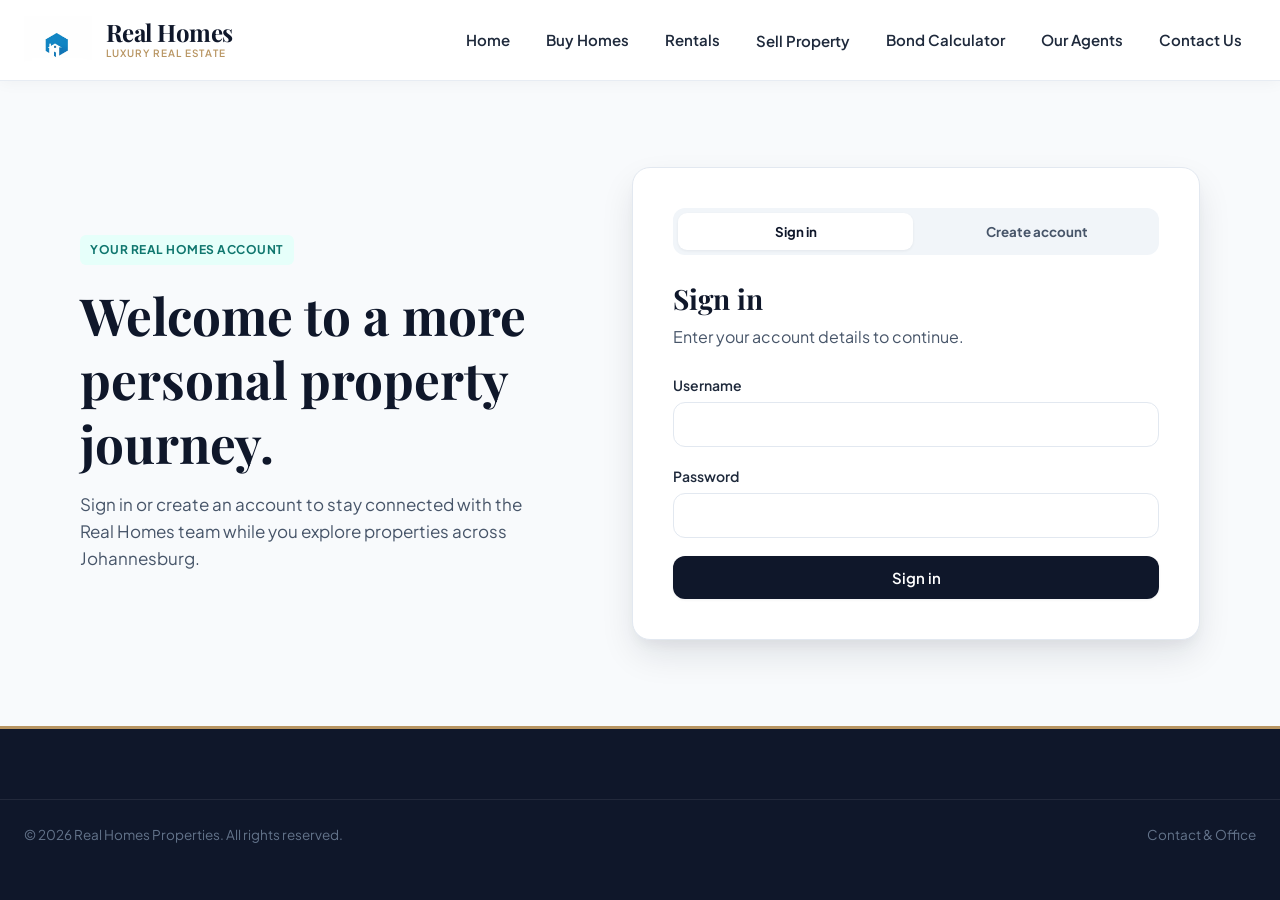
<file: HTML/Untitled-1.html>
<!DOCTYPE html>
<html lang="en">
<head>
    <meta charset="UTF-8">
    <meta name="viewport" content="width=device-width, initial-scale=1.0">
    <meta http-equiv="refresh" content="0; url=index.html">
    <title>Client Login | Real Homes</title>
    <link rel="stylesheet" href="css/style.css">
</head>
<body>
    <main class="contact-card" style="width: min(100% - 32px, 560px); margin: 12vh auto; padding: 32px;">
        <h1>Client login has moved</h1>
        <p><a class="btn btn-primary" href="index.html">Continue to Real Homes login</a></p>
    </main>
    <script>
        window.location.replace('index.html');
    </script>
</body>
</html>
</file>
<file: HTML/css/style.css>
/* ==========================================================================
   REAL HOMES LUXURY PROPERTIES - MASTER DESIGN SYSTEM
   Professional Real Estate Web Platform Stylesheet
   ========================================================================== */

@import url('https://fonts.googleapis.com/css2?family=Plus+Jakarta+Sans:wght@300;400;500;600;700;800&family=Playfair+Display:ital,wght@0,500;0,600;0,700;1,400&display=swap');

:root {
    /* Primary Luxury Palette */
    --primary-navy: #0f172a;
    --navy-light: #1e293b;
    --navy-lighter: #334155;
    
    /* Warm Gold Accents */
    --gold-primary: #b89562;
    --gold-light: #d4b584;
    --gold-dark: #916f3d;
    --gold-subtle: #fcf8f2;
    
    /* Secondary & Functional Accents */
    --teal-accent: #0d9488;
    --teal-dark: #0f766e;
    --teal-light: #e6fffa;
    --danger-red: #ef4444;
    --success-green: #10b981;
    
    /* Neutral System */
    --bg-main: #f8fafc;
    --bg-card: #ffffff;
    --bg-dark: #090d16;
    --text-primary: #0f172a;
    --text-secondary: #475569;
    --text-muted: #94a3b8;
    --border-light: #e2e8f0;
    --border-subtle: #f1f5f9;
    
    /* Typography */
    --font-heading: 'Playfair Display', Georgia, serif;
    --font-body: 'Plus Jakarta Sans', -apple-system, BlinkMacSystemFont, 'Segoe UI', Roboto, sans-serif;
    
    /* Shadows & Elevation */
    --shadow-sm: 0 1px 3px rgba(15, 23, 42, 0.06);
    --shadow-md: 0 4px 20px -2px rgba(15, 23, 42, 0.08), 0 2px 6px -1px rgba(15, 23, 42, 0.04);
    --shadow-lg: 0 16px 36px -4px rgba(15, 23, 42, 0.12), 0 8px 12px -3px rgba(15, 23, 42, 0.04);
    --shadow-hover: 0 24px 48px -6px rgba(15, 23, 42, 0.16);
    
    /* Radius & Spacing */
    --radius-sm: 6px;
    --radius-md: 12px;
    --radius-lg: 18px;
    --radius-full: 9999px;
    --transition: all 0.3s cubic-bezier(0.4, 0, 0.2, 1);
}

/* Base Reset & Core Typography */
*, *::before, *::after {
    box-sizing: border-box;
    margin: 0;
    padding: 0;
}

html {
    scroll-behavior: smooth;
    font-size: 16px;
}

body {
    font-family: var(--font-body);
    color: var(--text-primary);
    background-color: var(--bg-main);
    line-height: 1.6;
    min-height: 100vh;
    display: flex;
    flex-direction: column;
    overflow-x: hidden;
    -webkit-font-smoothing: antialiased;
}

h1, h2, h3, h4, .serif-heading {
    font-family: var(--font-heading);
    color: var(--primary-navy);
    line-height: 1.25;
    font-weight: 700;
}

a {
    color: inherit;
    text-decoration: none;
    transition: var(--transition);
}

img {
    max-width: 100%;
    height: auto;
    display: block;
}

button, input, select, textarea {
    font-family: inherit;
}

/* ==========================================================================
   NAVIGATION BAR & HEADER
   ========================================================================== */

header.site-header {
    position: sticky;
    top: 0;
    z-index: 1000;
    background: rgba(255, 255, 255, 0.95);
    backdrop-filter: blur(12px);
    -webkit-backdrop-filter: blur(12px);
    border-bottom: 1px solid rgba(226, 232, 240, 0.8);
    transition: var(--transition);
    box-shadow: 0 2px 15px rgba(0, 0, 0, 0.04);
}

.nav-container {
    max-width: 1380px;
    margin: 0 auto;
    padding: 0 24px;
    height: 80px;
    display: flex;
    align-items: center;
    justify-content: space-between;
}

.brand-logo-wrap {
    display: flex;
    align-items: center;
    gap: 14px;
    text-decoration: none;
}

.brand-logo-img {
    height: 48px;
    width: auto;
    object-fit: contain;
    transition: transform 0.3s ease;
}

.brand-logo-wrap:hover .brand-logo-img {
    transform: scale(1.03);
}

.brand-title-box {
    display: flex;
    flex-direction: column;
}

.brand-name {
    font-family: var(--font-heading);
    font-size: 24px;
    font-weight: 700;
    color: var(--primary-navy);
    letter-spacing: -0.5px;
    line-height: 1.1;
}

.brand-tagline {
    font-size: 10px;
    font-weight: 600;
    letter-spacing: 1px;
    text-transform: uppercase;
    color: var(--gold-primary);
    white-space: nowrap;
}

.nav-menu {
    display: flex;
    align-items: center;
    gap: 8px;
    list-style: none;
}

.nav-link {
    font-size: 15px;
    font-weight: 600;
    color: var(--navy-light);
    padding: 10px 14px;
    border-radius: var(--radius-sm);
    transition: var(--transition);
    position: relative;
    display: flex;
    align-items: center;
    gap: 6px;
}

button.nav-link {
    appearance: none;
    background: transparent;
    border: 0;
    cursor: pointer;
    font-family: var(--font-body);
}

.nav-link:hover {
    color: var(--gold-primary);
    background-color: var(--gold-subtle);
}

.nav-link.active {
    color: var(--primary-navy);
    font-weight: 700;
}

.nav-link.active::after {
    content: '';
    position: absolute;
    bottom: -2px;
    left: 14px;
    right: 14px;
    height: 2px;
    background-color: var(--gold-primary);
    border-radius: 2px;
}

.nav-actions {
    display: flex;
    align-items: center;
    gap: 14px;
}

.btn-header-cta {
    background: linear-gradient(135deg, var(--gold-primary), var(--gold-dark));
    color: #ffffff;
    font-size: 14px;
    font-weight: 700;
    padding: 11px 20px;
    border-radius: var(--radius-full);
    border: none;
    cursor: pointer;
    box-shadow: 0 4px 14px rgba(184, 149, 98, 0.35);
    transition: var(--transition);
    display: inline-flex;
    align-items: center;
    gap: 8px;
    text-decoration: none;
}

.btn-header-cta:hover {
    transform: translateY(-1px);
    box-shadow: 0 6px 20px rgba(184, 149, 98, 0.45);
    background: linear-gradient(135deg, var(--gold-light), var(--gold-primary));
    color: #ffffff;
}

.btn-header-outline {
    background: transparent;
    border: 1.5px solid var(--border-light);
    color: var(--navy-light);
    font-size: 14px;
    font-weight: 600;
    padding: 9px 18px;
    border-radius: var(--radius-full);
    cursor: pointer;
    transition: var(--transition);
    text-decoration: none;
    display: inline-flex;
    align-items: center;
    gap: 6px;
}

.btn-header-outline:hover {
    border-color: var(--primary-navy);
    color: var(--primary-navy);
    background: #f1f5f9;
}

/* Mobile Nav Toggle */
.mobile-toggle {
    display: none;
    background: none;
    border: none;
    font-size: 26px;
    color: var(--primary-navy);
    cursor: pointer;
    padding: 6px;
}

/* ==========================================================================
   BUTTONS & BADGES
   ========================================================================== */

.btn {
    display: inline-flex;
    align-items: center;
    justify-content: center;
    gap: 8px;
    font-weight: 600;
    font-size: 15px;
    padding: 12px 24px;
    border-radius: var(--radius-md);
    cursor: pointer;
    transition: var(--transition);
    border: none;
    text-align: center;
}

.btn-primary {
    background-color: var(--primary-navy);
    color: #ffffff;
    box-shadow: var(--shadow-sm);
}

.btn-primary:hover {
    background-color: var(--navy-light);
    transform: translateY(-2px);
    box-shadow: var(--shadow-md);
    color: #ffffff;
}

.btn-gold {
    background: linear-gradient(135deg, var(--gold-primary), var(--gold-dark));
    color: #ffffff;
    box-shadow: 0 4px 14px rgba(184, 149, 98, 0.3);
}

.btn-gold:hover {
    background: linear-gradient(135deg, var(--gold-light), var(--gold-primary));
    transform: translateY(-2px);
    box-shadow: 0 6px 20px rgba(184, 149, 98, 0.4);
    color: #ffffff;
}

.btn-teal {
    background-color: var(--teal-accent);
    color: #ffffff;
}

.btn-teal:hover {
    background-color: var(--teal-dark);
    transform: translateY(-2px);
    color: #ffffff;
}

.btn-outline {
    background-color: transparent;
    border: 2px solid var(--border-light);
    color: var(--navy-light);
}

.btn-outline:hover {
    border-color: var(--primary-navy);
    color: var(--primary-navy);
    background-color: #ffffff;
}

.badge {
    display: inline-flex;
    align-items: center;
    gap: 5px;
    font-size: 12px;
    font-weight: 700;
    text-transform: uppercase;
    letter-spacing: 0.5px;
    padding: 5px 10px;
    border-radius: var(--radius-sm);
}

.badge-navy {
    background-color: var(--primary-navy);
    color: #ffffff;
}

.badge-teal {
    background-color: var(--teal-light);
    color: var(--teal-dark);
}

/* ==========================================================================
   PROPERTY CARD SYSTEM
   ========================================================================== */

.properties-grid {
    display: grid;
    grid-template-columns: repeat(auto-fill, minmax(350px, 1fr));
    gap: 30px;
}

.property-card {
    background: var(--bg-card);
    border-radius: var(--radius-lg);
    overflow: hidden;
    border: 1px solid var(--border-light);
    box-shadow: var(--shadow-md);
    transition: var(--transition);
    display: flex;
    flex-direction: column;
    position: relative;
}

.property-card:hover {
    transform: translateY(-6px);
    box-shadow: var(--shadow-hover);
    border-color: rgba(184, 149, 98, 0.4);
}

.property-thumb-wrap {
    position: relative;
    width: 100%;
    height: 250px;
    overflow: hidden;
    background-color: #000;
}

.property-thumb {
    width: 100%;
    height: 100%;
    object-fit: cover;
    transition: transform 0.6s ease;
}

.property-card:hover .property-thumb {
    transform: scale(1.06);
}

.property-tags {
    position: absolute;
    top: 14px;
    left: 14px;
    display: flex;
    gap: 8px;
    z-index: 2;
}

.property-fav-btn {
    position: absolute;
    top: 14px;
    right: 14px;
    width: 38px;
    height: 38px;
    border-radius: 50%;
    background: rgba(255, 255, 255, 0.9);
    border: none;
    display: flex;
    align-items: center;
    justify-content: center;
    cursor: pointer;
    box-shadow: 0 2px 8px rgba(0,0,0,0.15);
    transition: var(--transition);
    z-index: 2;
    color: #64748b;
    font-size: 18px;
}

.property-fav-btn:hover, .property-fav-btn.active {
    background: #ffffff;
    color: #e11d48;
    transform: scale(1.1);
}

.property-content {
    padding: 22px;
    display: flex;
    flex-direction: column;
    flex-grow: 1;
}

.property-price-row {
    display: flex;
    align-items: baseline;
    justify-content: space-between;
    margin-bottom: 8px;
}

.property-price {
    font-size: 26px;
    font-weight: 800;
    color: var(--primary-navy);
    font-family: var(--font-body);
}

.property-price span.period {
    font-size: 14px;
    font-weight: 500;
    color: var(--text-muted);
}

.property-title {
    font-size: 19px;
    font-weight: 700;
    color: var(--navy-light);
    margin-bottom: 8px;
    line-height: 1.35;
    display: -webkit-box;
    -webkit-line-clamp: 1;
    -webkit-box-orient: vertical;
    overflow: hidden;
}

.property-location {
    display: flex;
    align-items: center;
    gap: 6px;
    color: var(--text-secondary);
    font-size: 14px;
    margin-bottom: 16px;
}

.property-specs {
    display: flex;
    align-items: center;
    justify-content: space-between;
    padding: 14px 0;
    border-top: 1px solid var(--border-subtle);
    border-bottom: 1px solid var(--border-subtle);
    margin-bottom: 18px;
}

.spec-item {
    display: flex;
    align-items: center;
    gap: 6px;
    font-size: 13.5px;
    font-weight: 600;
    color: var(--navy-lighter);
}

.spec-item svg, .spec-item i {
    color: var(--gold-primary);
}

.property-footer {
    display: flex;
    align-items: center;
    justify-content: space-between;
    margin-top: auto;
    gap: 12px;
}

.agent-mini {
    display: flex;
    align-items: center;
    gap: 10px;
}

.agent-mini-avatar {
    width: 38px;
    height: 38px;
    border-radius: 50%;
    object-fit: cover;
    border: 2px solid var(--gold-light);
}

.agent-mini-info {
    display: flex;
    flex-direction: column;
}

.agent-mini-name {
    font-size: 13px;
    font-weight: 700;
    color: var(--primary-navy);
    line-height: 1.2;
}

.agent-mini-role {
    font-size: 11px;
    color: var(--text-muted);
}

.property-card-actions {
    display: flex;
    align-items: center;
    gap: 8px;
}

.btn-card-details {
    padding: 8px 16px;
    font-size: 13.5px;
    font-weight: 700;
    border-radius: var(--radius-sm);
    background-color: var(--primary-navy);
    color: #ffffff;
    border: none;
    cursor: pointer;
    transition: var(--transition);
}

.btn-card-details:hover {
    background-color: var(--gold-primary);
}

/* ==========================================================================
   INTERACTIVE MODAL SYSTEM
   ========================================================================== */

.modal-backdrop {
    position: fixed;
    top: 0;
    left: 0;
    width: 100%;
    height: 100%;
    background: rgba(15, 23, 42, 0.75);
    backdrop-filter: blur(6px);
    z-index: 2000;
    display: none;
    align-items: center;
    justify-content: center;
    padding: 20px;
    overflow-y: auto;
    animation: fadeIn 0.25s ease;
}

.modal-backdrop.active {
    display: flex;
}

.modal-box {
    background: #ffffff;
    border-radius: var(--radius-lg);
    width: 100%;
    max-width: 820px;
    box-shadow: 0 25px 50px -12px rgba(0, 0, 0, 0.35);
    overflow: hidden;
    position: relative;
    max-height: 90vh;
    display: flex;
    flex-direction: column;
    animation: slideUp 0.3s cubic-bezier(0.16, 1, 0.3, 1);
}

.modal-header {
    padding: 20px 28px;
    border-bottom: 1px solid var(--border-light);
    display: flex;
    align-items: center;
    justify-content: space-between;
    background: #fafafa;
}

.modal-title {
    font-size: 22px;
    font-weight: 700;
    color: var(--primary-navy);
}

.modal-close-btn {
    background: transparent;
    border: none;
    font-size: 26px;
    color: var(--text-muted);
    cursor: pointer;
    padding: 4px;
    line-height: 1;
    transition: var(--transition);
}

.modal-close-btn:hover {
    color: var(--danger-red);
    transform: rotate(90deg);
}

.modal-body {
    padding: 28px;
    overflow-y: auto;
}

@keyframes fadeIn {
    from { opacity: 0; }
    to { opacity: 1; }
}

@keyframes slideUp {
    from { transform: translateY(30px) scale(0.98); opacity: 0; }
    to { transform: translateY(0) scale(1); opacity: 1; }
}

/* ==========================================================================
   FORM CONTROLS & INPUTS
   ========================================================================== */

.form-group {
    margin-bottom: 18px;
}

.form-label {
    display: block;
    font-size: 14px;
    font-weight: 600;
    color: var(--navy-light);
    margin-bottom: 6px;
}

.form-control {
    width: 100%;
    padding: 12px 16px;
    font-size: 15px;
    border: 1.5px solid var(--border-light);
    border-radius: var(--radius-md);
    background-color: #ffffff;
    color: var(--text-primary);
    transition: var(--transition);
}

.form-control:focus {
    outline: none;
    border-color: var(--gold-primary);
    box-shadow: 0 0 0 4px rgba(184, 149, 98, 0.15);
}

.form-row {
    display: grid;
    grid-template-columns: repeat(auto-fit, minmax(200px, 1fr));
    gap: 16px;
}

.auth-main {
    flex: 1;
    width: min(1120px, calc(100% - 40px));
    margin: clamp(36px, 7vw, 80px) auto;
    display: grid;
    grid-template-columns: minmax(0, 0.9fr) minmax(360px, 1.1fr);
    align-items: center;
    gap: clamp(32px, 7vw, 88px);
}

.auth-intro .badge {
    margin-bottom: 18px;
}

.auth-intro h1 {
    font-size: clamp(34px, 4vw, 52px);
    margin-bottom: 16px;
}

.auth-intro p {
    color: var(--text-secondary);
    font-size: 17px;
    max-width: 470px;
}

.auth-card {
    padding: clamp(24px, 4vw, 40px);
    background: var(--bg-card);
    border: 1px solid var(--border-light);
    border-radius: var(--radius-lg);
    box-shadow: var(--shadow-lg);
}

.auth-card h2 {
    font-size: 28px;
    margin-bottom: 8px;
}

.auth-card-intro {
    color: var(--text-secondary);
    margin-bottom: 24px;
}

.auth-mode-switch {
    display: grid;
    grid-template-columns: 1fr 1fr;
    gap: 6px;
    padding: 5px;
    margin-bottom: 26px;
    background: var(--border-subtle);
    border-radius: var(--radius-md);
}

.auth-mode-button {
    padding: 10px 14px;
    border: 0;
    border-radius: 9px;
    background: transparent;
    color: var(--text-secondary);
    font-weight: 700;
    cursor: pointer;
}

.auth-mode-button.active {
    background: #ffffff;
    color: var(--primary-navy);
    box-shadow: var(--shadow-sm);
}

.auth-form[hidden] {
    display: none;
}

.auth-status {
    margin: 16px 0 0;
    color: var(--danger-red);
    font-size: 14px;
}

.auth-status[data-state="success"] {
    color: var(--success-green);
}

.sell-modal-backdrop {
    position: fixed;
    inset: 0;
    z-index: 3000;
    display: none;
    align-items: center;
    justify-content: center;
    padding: 24px;
    overflow-y: auto;
    background: rgba(9, 13, 22, 0.72);
}

.sell-modal-backdrop.is-open {
    display: flex;
}

.sell-modal {
    width: min(100%, 760px);
    max-height: calc(100vh - 48px);
    overflow-y: auto;
    background: var(--bg-card);
    border: 1px solid rgba(255, 255, 255, 0.6);
    border-radius: var(--radius-lg);
    box-shadow: 0 24px 80px rgba(0, 0, 0, 0.28);
}

.sell-modal-header {
    display: flex;
    align-items: flex-start;
    justify-content: space-between;
    gap: 24px;
    padding: 30px 32px 22px;
    border-bottom: 1px solid var(--border-subtle);
}

.sell-modal-header h2 {
    margin: 14px 0 6px;
    font-size: clamp(24px, 4vw, 32px);
}

.sell-modal-header p {
    color: var(--text-secondary);
}

.sell-modal-close {
    flex: 0 0 auto;
    width: 40px;
    height: 40px;
    border: 1px solid var(--border-light);
    border-radius: 50%;
    background: #ffffff;
    color: var(--text-secondary);
    font-size: 24px;
    line-height: 1;
    cursor: pointer;
}

.sell-modal-close:hover {
    color: var(--danger-red);
    border-color: var(--danger-red);
}

.sell-modal-form {
    padding: 24px 32px 32px;
}

.sell-modal-form textarea {
    min-height: 110px;
    resize: vertical;
}

.sell-modal-feedback {
    margin: 0 0 16px;
    color: var(--danger-red);
    font-size: 14px;
}

.sell-modal-actions {
    display: flex;
    justify-content: flex-end;
    gap: 12px;
}

body.sell-modal-open {
    overflow: hidden;
}

.site-dropdown {
    background: var(--bg-card);
    border: 1px solid var(--border-light);
    border-radius: var(--radius-md);
}

.site-dropdown > summary {
    display: flex;
    align-items: center;
    justify-content: space-between;
    gap: 16px;
    padding: 16px 20px;
    color: var(--primary-navy);
    font-weight: 700;
    cursor: pointer;
    list-style: none;
}

.site-dropdown > summary::-webkit-details-marker {
    display: none;
}

.site-dropdown > summary::after {
    content: '+';
    color: var(--gold-dark);
    font-size: 22px;
    line-height: 1;
}

.site-dropdown[open] > summary::after {
    content: '\2212';
}

.site-dropdown > summary:focus-visible {
    outline: 3px solid rgba(184, 149, 98, 0.45);
    outline-offset: -3px;
}

.site-dropdown[open] > summary {
    border-bottom: 1px solid var(--border-light);
}

.site-dropdown-content {
    padding: 20px;
}

.filter-panel.site-dropdown {
    padding: 0;
    overflow: hidden;
}

.filter-panel.site-dropdown > summary {
    padding: 14px 28px;
}

.filter-panel.site-dropdown .filter-grid {
    padding: 0 28px 24px;
}

/* ==========================================================================
   SITE FOOTER
   ========================================================================== */

footer.site-footer {
    background-color: var(--primary-navy);
    color: #e2e8f0;
    padding-top: 70px;
    padding-bottom: 30px;
    margin-top: auto;
    border-top: 3px solid var(--gold-primary);
    position: relative;
}

.footer-top-container {
    max-width: 1380px;
    margin: 0 auto;
    padding: 0 24px;
    display: grid;
    grid-template-columns: 2fr 1fr 1fr 1.5fr;
    gap: 40px;
    margin-bottom: 50px;
}

.footer-brand-col p {
    color: #94a3b8;
    font-size: 14.5px;
    line-height: 1.7;
    margin: 18px 0 24px;
    max-width: 360px;
}

.footer-compliance-tag {
    display: inline-flex;
    align-items: center;
    gap: 8px;
    background: rgba(255, 255, 255, 0.05);
    border: 1px solid rgba(255, 255, 255, 0.1);
    padding: 8px 14px;
    border-radius: var(--radius-sm);
    font-size: 12px;
    color: #cbd5e1;
}

.footer-col-title {
    font-family: var(--font-body);
    font-size: 16px;
    font-weight: 700;
    color: #ffffff;
    text-transform: uppercase;
    letter-spacing: 1.2px;
    margin-bottom: 22px;
    position: relative;
}

.footer-col-title::after {
    content: '';
    position: absolute;
    bottom: -8px;
    left: 0;
    width: 28px;
    height: 2px;
    background-color: var(--gold-primary);
}

.footer-links-list {
    list-style: none;
    display: flex;
    flex-direction: column;
    gap: 12px;
}

.footer-links-list li a {
    color: #94a3b8;
    font-size: 14.5px;
    transition: var(--transition);
    display: inline-flex;
    align-items: center;
    gap: 6px;
}

.footer-links-list li a:hover {
    color: var(--gold-light);
    transform: translateX(4px);
}

.footer-links-list li button {
    padding: 0;
    border: 0;
    background: none;
    color: #94a3b8;
    font: inherit;
    font-size: 14.5px;
    cursor: pointer;
    transition: var(--transition);
}

.footer-links-list li button:hover {
    color: var(--gold-light);
    transform: translateX(4px);
}

.footer-contact-info {
    display: flex;
    flex-direction: column;
    gap: 14px;
    color: #94a3b8;
    font-size: 14px;
}

.contact-line {
    display: flex;
    align-items: flex-start;
    gap: 12px;
}

.contact-icon {
    color: var(--gold-primary);
    font-size: 18px;
    margin-top: 2px;
}

.footer-social-wrap {
    display: flex;
    gap: 12px;
    margin-top: 20px;
}

.social-circle-btn {
    width: 40px;
    height: 40px;
    border-radius: 50%;
    background: rgba(255, 255, 255, 0.08);
    display: flex;
    align-items: center;
    justify-content: center;
    transition: var(--transition);
    color: #ffffff;
    border: 1px solid rgba(255, 255, 255, 0.1);
}

.social-circle-btn:hover {
    background: var(--gold-primary);
    border-color: var(--gold-primary);
    transform: translateY(-3px);
}

.social-circle-btn img {
    width: 18px;
    height: 18px;
    object-fit: contain;
    filter: brightness(0) invert(1);
}

.footer-bottom-bar {
    max-width: 1380px;
    margin: 0 auto;
    padding: 24px;
    border-top: 1px solid rgba(255, 255, 255, 0.08);
    display: flex;
    align-items: center;
    justify-content: space-between;
    font-size: 13.5px;
    color: #64748b;
    flex-wrap: wrap;
    gap: 16px;
}

/* ==========================================================================
   RESPONSIVE BREAKPOINTS
   ========================================================================== */

@media (max-width: 1024px) {
    .footer-top-container {
        grid-template-columns: 1fr 1fr;
        gap: 36px;
    }
    .properties-grid {
        grid-template-columns: repeat(auto-fill, minmax(300px, 1fr));
    }
}

@media (min-width: 769px) and (max-width: 1024px) {
    .nav-container {
        height: 70px;
    }

    .nav-menu {
        position: fixed;
        top: 70px;
        left: 0;
        right: 0;
        background: #ffffff;
        flex-direction: column;
        align-items: flex-start;
        padding: 20px 24px;
        box-shadow: 0 10px 25px rgba(0, 0, 0, 0.1);
        display: none;
        gap: 12px;
        border-bottom: 2px solid var(--gold-primary);
    }

    .nav-menu.show {
        display: flex;
    }

    .mobile-toggle {
        display: block;
    }

    .nav-actions {
        display: none;
    }
}

@media (max-width: 768px) {
    .nav-container {
        height: 70px;
    }
    
    .nav-menu {
        position: fixed;
        top: 70px;
        left: 0;
        right: 0;
        background: #ffffff;
        flex-direction: column;
        align-items: flex-start;
        padding: 20px 24px;
        box-shadow: 0 10px 25px rgba(0,0,0,0.1);
        display: none;
        gap: 12px;
        border-bottom: 2px solid var(--gold-primary);
    }
    
    .nav-menu.show {
        display: flex;
    }
    
    .mobile-toggle {
        display: block;
    }
    
    .nav-actions {
        display: none;
    }
    
    .footer-top-container {
        grid-template-columns: 1fr;
    }

    .auth-main {
        grid-template-columns: 1fr;
    }

    .auth-intro {
        text-align: center;
    }

    .auth-intro p {
        margin: 0 auto;
    }

    .sell-modal-backdrop {
        align-items: flex-start;
        padding: 12px;
    }

    .sell-modal {
        max-height: calc(100vh - 24px);
    }

    .sell-modal-header,
    .sell-modal-form {
        padding-left: 20px;
        padding-right: 20px;
    }

    .sell-modal-actions {
        flex-direction: column-reverse;
    }

    .sell-modal-actions .btn {
        width: 100%;
    }
    
    .footer-bottom-bar {
        flex-direction: column;
        text-align: center;
    }
}
</file>
